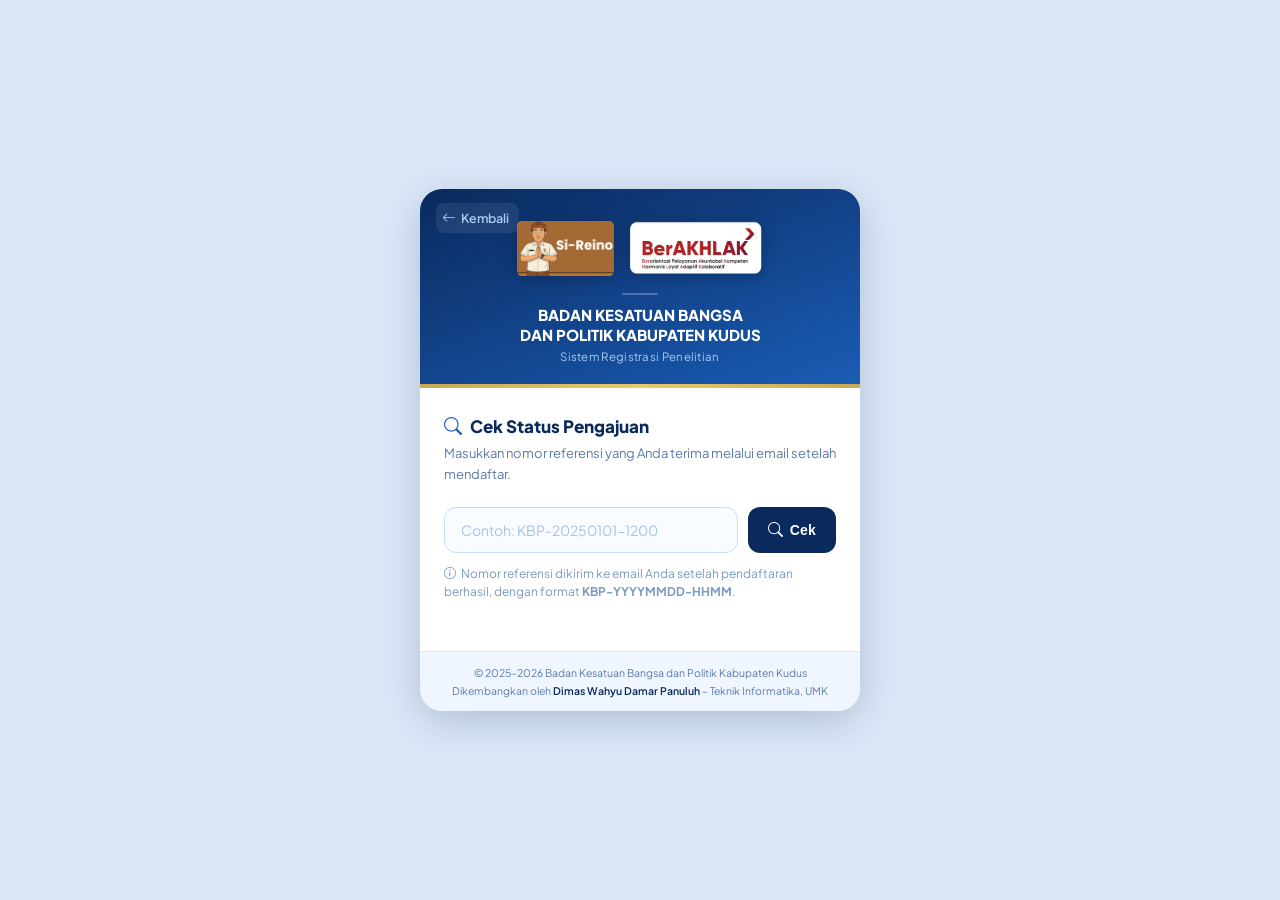
<file: cek-status.html>
<!DOCTYPE html>
<html lang="id">
<head>
  <meta charset="UTF-8">
  <meta name="viewport" content="width=device-width, initial-scale=1.0">
  <meta name="description" content="Lacak status pengajuan penelitian Anda di Kesbangpol Kudus. Masukkan nomor referensi untuk melihat update.">
  <meta name="author" content="Dimas Wahyu Damar Panuluh">
  <meta name="theme-color" content="#0a2a5e">
  <!-- Open Graph -->
  <meta property="og:type" content="website">
  <meta property="og:title" content="Cek Status Pengajuan · Si-Reino">
  <meta property="og:description" content="Lacak status pengajuan penelitian Anda di Kesbangpol Kudus. Masukkan nomor referensi untuk melihat update.">
  <meta property="og:image" content="src/NEW_LOGO.jpg">
  <meta property="og:locale" content="id_ID">
  <!-- Twitter -->
  <meta name="twitter:card" content="summary">
  <meta name="twitter:title" content="Cek Status Pengajuan · Si-Reino">
  <meta name="twitter:description" content="Lacak status pengajuan penelitian Anda di Kesbangpol Kudus. Masukkan nomor referensi untuk melihat update.">
  <title>Cek Status · Si-Reino</title>
  <link rel="icon" type="image/png" href="src/Logo_Kudus_Fix.png">
  <link rel="preconnect" href="https://fonts.googleapis.com">
  <link rel="preconnect" href="https://fonts.gstatic.com" crossorigin>
  <link href="https://fonts.googleapis.com/css2?family=Plus+Jakarta+Sans:wght@400;500;600;700;800&display=swap" rel="stylesheet">
  <link href="https://cdn.jsdelivr.net/npm/bootstrap-icons@1.11.3/font/bootstrap-icons.css" rel="stylesheet">
  <style>
    * { box-sizing: border-box; margin: 0; padding: 0; }

    body {
      font-family: 'Plus Jakarta Sans', system-ui, sans-serif;
      background: #dce8f7;
      min-height: 100vh;
      display: flex;
      flex-direction: column;
      align-items: center;
      justify-content: center;
      padding: 24px 16px;
    }

    .card {
      width: 100%;
      max-width: 440px;
      border-radius: 22px;
      overflow: hidden;
      box-shadow: 0 10px 40px rgba(10, 42, 94, 0.22);
      animation: fadeUp .5s ease both;
    }
    @keyframes fadeUp {
      from { opacity: 0; transform: translateY(24px); }
      to   { opacity: 1; transform: translateY(0); }
    }

    /* HEADER */
    .card-header {
      background: linear-gradient(160deg, #0a2a5e, #1a5cb5);
      padding: 22px 24px 20px;
      text-align: center;
      position: relative;
    }
    .header-top {
      display: flex;
      align-items: center;
      justify-content: center;
      margin-bottom: 14px;
      padding-top: 8px;
    }
    .back-btn {
      position: absolute;
      top: 14px;
      left: 16px;
      display: inline-flex;
      align-items: center;
      gap: 5px;
      color: #a8cbf0;
      font-size: 12.5px;
      font-weight: 600;
      text-decoration: none;
      padding: 6px 10px 6px 6px;
      border-radius: 8px;
      background: rgba(255,255,255,0.08);
      transition: all .15s;
      z-index: 2;
    }
    .back-btn:hover {
      color: #fff;
      background: rgba(255,255,255,0.15);
    }
    .back-btn i { font-size: 14px; }
    .logos-row {
      display: flex;
      align-items: center;
      justify-content: center;
      gap: 14px;
    }
    .logo-box {
      display: flex;
      align-items: center;
      justify-content: center;
      height: 60px;
    }
    .logo-box img {
      height: 55px;
      width: auto;
      object-fit: contain;
      filter: drop-shadow(0 2px 8px rgba(0,0,0,0.25));
    }
    .h-divider {
      width: 36px; height: 2px;
      background: rgba(255,255,255,0.25);
      margin: 12px auto 10px;
    }
    .h-title { font-size: 15px; font-weight: 800; color: #fff; margin-bottom: 4px; line-height: 1.35; }
    .h-sub { font-size: 11.5px; color: #a8cbf0; letter-spacing: 0.3px; }

    .gold-bar { height: 4px; background: linear-gradient(90deg,#c8a951,#e8c96a,#c8a951); }

    /* BODY */
    .card-body { background: #fff; padding: 26px 24px 28px; }

    .section-title {
      font-size: 17px;
      font-weight: 800;
      color: #0a2a5e;
      margin-bottom: 6px;
      display: flex;
      align-items: center;
      gap: 8px;
    }
    .section-title i { color: #1a5cb5; font-size: 18px; }
    .section-sub {
      font-size: 13px;
      color: #5a7aaa;
      margin-bottom: 22px;
      line-height: 1.6;
    }

    .input-group {
      display: flex;
      gap: 10px;
      margin-bottom: 12px;
    }
    .input-ref {
      flex: 1;
      border: 1.5px solid #c5deff;
      border-radius: 12px;
      padding: 13px 16px;
      font-size: 14px;
      color: #0a2a5e;
      outline: none;
      transition: border-color .2s, box-shadow .2s;
      font-family: 'Plus Jakarta Sans', system-ui, sans-serif;
      text-transform: uppercase;
      letter-spacing: 0.5px;
      background: #f8fbff;
    }
    .input-ref::placeholder { text-transform: none; color: #aac2e0; letter-spacing: 0; }
    .input-ref:focus { border-color: #1a5cb5; box-shadow: 0 0 0 3px rgba(26,92,181,0.1); background: #fff; }
    .btn-cek {
      background: #0a2a5e;
      color: #fff;
      border: none;
      border-radius: 12px;
      padding: 13px 20px;
      font-size: 14px;
      font-weight: 700;
      cursor: pointer;
      transition: background .18s, transform .15s;
      display: flex;
      align-items: center;
      gap: 7px;
      white-space: nowrap;
      letter-spacing: 0.2px;
    }
    .btn-cek:hover { background: #1a5cb5; }
    .btn-cek:active { transform: scale(0.97); }
    .btn-cek i { font-size: 15px; }

    .hint {
      font-size: 12px;
      color: #7a9abf;
      margin-bottom: 22px;
      line-height: 1.5;
    }
    .hint i { margin-right: 3px; }

    /* LOADING */
    .loading-wrap {
      text-align: center;
      padding: 24px 0;
      display: none;
    }
    .spinner {
      width: 36px; height: 36px;
      border: 3px solid #d0e4ff;
      border-top-color: #1a5cb5;
      border-radius: 50%;
      animation: spin .7s linear infinite;
      margin: 0 auto 12px;
    }
    @keyframes spin { to { transform: rotate(360deg); } }
    .loading-txt { font-size: 13px; color: #5a7aaa; }

    /* ERROR */
    .error-box {
      background: #fff5f5;
      border: 1.5px solid #fecaca;
      border-radius: 12px;
      padding: 14px 16px;
      margin-top: 4px;
      display: none;
      text-align: center;
    }
    .error-icon { font-size: 28px; margin-bottom: 6px; }
    .error-title { font-size: 14px; font-weight: 700; color: #991b1b; margin-bottom: 4px; }
    .error-msg { font-size: 12.5px; color: #b91c1c; line-height: 1.5; }

    /* RESULT CARD */
    .result-wrap {
      display: none;
      animation: fadeUp .4s ease both;
    }
    .result-card {
      border: 1.5px solid #d0e4ff;
      border-radius: 14px;
      overflow: hidden;
      margin-top: 4px;
    }
    .result-header {
      background: #f0f6ff;
      padding: 12px 16px;
      display: flex;
      align-items: center;
      justify-content: space-between;
      border-bottom: 1px solid #d8eaff;
    }
    .result-ref {
      font-size: 12px;
      font-weight: 700;
      color: #1a5cb5;
      letter-spacing: 0.5px;
    }
    .badge {
      font-size: 11px;
      font-weight: 600;
      padding: 4px 10px;
      border-radius: 20px;
    }
    .badge-pending  { background: #fef3c7; color: #92400e; }
    .badge-diproses { background: #dbeafe; color: #1e40af; }
    .badge-selesai  { background: #d1fae5; color: #065f46; }
    .badge-ditolak  { background: #fee2e2; color: #991b1b; }
    .badge-default  { background: #f1f5f9; color: #475569; }

    .result-body { padding: 14px 16px; }
    .result-row {
      display: flex;
      gap: 8px;
      margin-bottom: 10px;
      font-size: 13px;
    }
    .result-row:last-child { margin-bottom: 0; }
    .result-key {
      color: #5a7aaa;
      width: 120px;
      flex-shrink: 0;
      font-size: 12.5px;
    }
    .result-val {
      color: #0a2a5e;
      font-weight: 600;
      flex: 1;
      line-height: 1.4;
    }

    /* PROGRESS STEPS */
    .steps-wrap {
      display: flex;
      align-items: center;
      justify-content: center;
      margin: 18px 0 6px;
      gap: 0;
    }
    .step {
      display: flex;
      flex-direction: column;
      align-items: center;
      gap: 5px;
      flex: 1;
    }
    .step-circle {
      width: 34px; height: 34px;
      border-radius: 50%;
      display: flex; align-items: center; justify-content: center;
      font-size: 14px; font-weight: 700;
    }
    .step-label { font-size: 10.5px; font-weight: 600; text-align: center; line-height: 1.3; }
    .step-sub   { font-size: 10px; color: #9ab0cc; text-align: center; }
    .step-line  { flex: 1; height: 2px; margin-bottom: 22px; }

    .step-done   .step-circle { background: #1a9e5c; color: #fff; }
    .step-done   .step-label  { color: #1a9e5c; }
    .step-active .step-circle { background: #f59e0b; color: #fff; }
    .step-active .step-label  { color: #d97706; }
    .step-wait   .step-circle { background: #e5e7eb; color: #9ca3af; }
    .step-wait   .step-label  { color: #9ca3af; }
    .line-done   { background: #1a9e5c; }
    .line-wait   { background: #e5e7eb; }

    /* FOOTER */
    .card-footer {
      background: #f0f6ff;
      border-top: 1px solid #d8eaff;
      padding: 12px 20px;
      text-align: center;
    }
    .ft { font-size: 10.5px; color: #5a7aaa; line-height: 1.7; }
    .ft strong { color: #0a2a5e; font-weight: 600; }
  </style>
</head>
<body>

<div class="card">

  <!-- HEADER -->
  <div class="card-header">
    <div class="header-top">
      <div class="logos-row">
        <div class="logo-box"><img src="src/LOGO.png" alt="Logo Kesbangpol"></div>
        <div class="logo-box"><img src="src/logo_berAKHLAK.png" alt="BerAKHLAK"></div>
      </div>
    </div>
    <a href="/" class="back-btn">
      <i class="bi bi-arrow-left"></i> Kembali
    </a>
    <div class="h-divider"></div>
    <div class="h-title">BADAN KESATUAN BANGSA<br>DAN POLITIK KABUPATEN KUDUS</div>
    <div class="h-sub">Sistem Registrasi Penelitian</div>
  </div>

  <div class="gold-bar"></div>

  <!-- BODY -->
  <div class="card-body">
    <div class="section-title"><i class="bi bi-search"></i>Cek Status Pengajuan</div>
    <div class="section-sub">Masukkan nomor referensi yang Anda terima melalui email setelah mendaftar.</div>

    <div style="margin-top:4px">
      <div class="input-group">
        <input type="text" id="inputRef" class="input-ref"
          placeholder="Contoh: KBP-20250101-1200"
          maxlength="20"
          oninput="this.value=this.value.toUpperCase()">
        <button class="btn-cek" onclick="cekStatus()">
          <i class="bi bi-search"></i> Cek
        </button>
      </div>
      <div class="hint">
        <i class="bi bi-info-circle"></i>
        Nomor referensi dikirim ke email Anda setelah pendaftaran berhasil, dengan format <strong>KBP-YYYYMMDD-HHMM</strong>.
      </div>
    </div>

    <!-- LOADING -->
    <div class="loading-wrap" id="loadingWrap">
      <div class="spinner"></div>
      <div class="loading-txt">Sedang mencari data pengajuan Anda...</div>
    </div>

    <!-- ERROR -->
    <div class="error-box" id="errorBox">
      <div class="error-icon">🔍</div>
      <div class="error-title">Data Tidak Ditemukan</div>
      <div class="error-msg" id="errorMsg">Nomor referensi tidak ditemukan. Pastikan nomor yang Anda masukkan sudah benar.</div>
    </div>

    <!-- RESULT -->
    <div class="result-wrap" id="resultWrap">
      <div class="result-card">
        <div class="result-header">
          <div style="display:flex;align-items:center;gap:8px;">
            <div class="result-ref" id="resultRef">KBP-20250101-1200</div>
            <button onclick="copyRef()" title="Salin nomor referensi" style="background:none;border:none;cursor:pointer;color:#1a5cb5;font-size:15px;padding:2px 5px;border-radius:6px;transition:background .15s;" onmouseover="this.style.background='#e4efff'" onmouseout="this.style.background='none'">
              <i class="bi bi-clipboard" id="copyIcon"></i>
            </button>
          </div>
          <span class="badge" id="resultBadge">Pending</span>
        </div>

        <!-- PROGRESS STEPS -->
        <div style="padding: 4px 16px 0">
          <div class="steps-wrap" id="stepsWrap">
            <!-- diisi JS -->
          </div>
        </div>

        <div class="result-body">
          <div class="result-row">
            <div class="result-key">Nama Pemohon</div>
            <div class="result-val" id="rNama">—</div>
          </div>
          <div class="result-row">
            <div class="result-key">Asal Lembaga</div>
            <div class="result-val" id="rLembaga">—</div>
          </div>
          <div class="result-row">
            <div class="result-key">Judul Penelitian</div>
            <div class="result-val" id="rProposal">—</div>
          </div>
          <div class="result-row">
            <div class="result-key">Lokasi / OPD</div>
            <div class="result-val" id="rLokasi">—</div>
          </div>
          <div class="result-row">
            <div class="result-key">Periode</div>
            <div class="result-val" id="rPeriode">—</div>
          </div>
          <div class="result-row">
            <div class="result-key">Tanggal Daftar</div>
            <div class="result-val" id="rTanggal">—</div>
          </div>
        </div>
      </div>
    </div>
  </div>

  <!-- FOOTER -->
  <div class="card-footer">
    <div class="ft">
      © 2025–2026 Badan Kesatuan Bangsa dan Politik Kabupaten Kudus<br>
      Dikembangkan oleh <strong>Dimas Wahyu Damar Panuluh</strong> – Teknik Informatika, UMK
    </div>
  </div>

</div>

<script src="assets/config.js"></script>
<script>
const API_URL = window.SIREINO_CONFIG.API_URL;

function formatTanggal(str) {
  if (!str) return "—";
  const bulan = ["Jan","Feb","Mar","Apr","Mei","Jun","Jul","Ags","Sep","Okt","Nov","Des"];

  // Coba deteksi format DD/MM/YYYY (dari Google Sheets)
  const dmyMatch = str.match(/^(\d{1,2})\/(\d{1,2})\/(\d{4})/);
  if (dmyMatch) {
    const day   = parseInt(dmyMatch[1]);
    const month = parseInt(dmyMatch[2]) - 1;
    const year  = parseInt(dmyMatch[3]);
    return `${day} ${bulan[month]} ${year}`;
  }

  // Fallback: format YYYY-MM-DD atau lainnya
  const d = new Date(str);
  if (isNaN(d)) return str;
  return `${d.getDate()} ${bulan[d.getMonth()]} ${d.getFullYear()}`;
}

function renderSteps(status) {
  const s = (status || "").toLowerCase();
  let s1 = "step-done", s2 = "step-wait", s3 = "step-wait";
  let l1 = "line-wait", l2 = "line-wait";
  let lbl2 = "Verifikasi", sub2 = "Menunggu";
  let lbl3 = "Surat Siap", sub3 = "Menunggu";

  if (s === "diproses") {
    s2 = "step-active"; l1 = "line-done";
    sub2 = "Sedang diproses";
  } else if (s === "selesai") {
    s2 = "step-done"; s3 = "step-done";
    l1 = "line-done"; l2 = "line-done";
    sub2 = "Selesai"; sub3 = "Cek Email Anda";
  } else if (s === "ditolak") {
    s2 = "step-active"; l1 = "line-done";
    lbl2 = "Ditolak"; sub2 = "Tidak diproses";
    s2 = "step-wait";
  }

  return `
    <div class="step step-done">
      <div class="step-circle">✓</div>
      <div class="step-label">Pendaftaran</div>
      <div class="step-sub">Selesai</div>
    </div>
    <div class="step-line ${l1}"></div>
    <div class="step ${s2}">
      <div class="step-circle">${s2==='step-done'?'✓':'⏳'}</div>
      <div class="step-label">${lbl2}</div>
      <div class="step-sub">${sub2}</div>
    </div>
    <div class="step-line ${l2}"></div>
    <div class="step ${s3}">
      <div class="step-circle">📄</div>
      <div class="step-label">${lbl3}</div>
      <div class="step-sub">${sub3}</div>
    </div>
  `;
}

function getBadgeClass(status) {
  const s = (status || "").toLowerCase();
  if (s === "pending")  return "badge-pending";
  if (s === "diproses") return "badge-diproses";
  if (s === "selesai")  return "badge-selesai";
  if (s === "ditolak")  return "badge-ditolak";
  return "badge-default";
}

async function cekStatus() {
  const refInput = document.getElementById("inputRef").value.trim().toUpperCase();

  if (!refInput) {
    document.getElementById("errorMsg").textContent = "Silakan masukkan nomor referensi terlebih dahulu.";
    showState("error");
    return;
  }

  showState("loading");

  try {
    const res  = await fetch(`${API_URL}?action=checkStatus&ref=${encodeURIComponent(refInput)}`);
    const json = await res.json();

    if (!json.found || !json.row) {
      document.getElementById("errorMsg").textContent = "Nomor referensi tidak ditemukan. Pastikan nomor yang Anda masukkan sudah benar.";
      showState("error");
      return;
    }

    const found = json.row;
    // Isi data hasil
    const status = found.status || "Pending";
    document.getElementById("resultRef").textContent   = refInput;
    document.getElementById("resultBadge").textContent = status;
    document.getElementById("resultBadge").className   = "badge " + getBadgeClass(status);
    document.getElementById("stepsWrap").innerHTML     = renderSteps(status);
    document.getElementById("rNama").textContent       = found.nama      || "—";
    document.getElementById("rLembaga").textContent    = found.nama_lembaga || "—";
    document.getElementById("rProposal").textContent   = found.proposal  || "—";
    document.getElementById("rLokasi").textContent     = found.lokasi    || "—";

    const mulai   = formatTanggal(found.tanggal_mulai);
    const selesai = formatTanggal(found.tanggal_selesai);
    document.getElementById("rPeriode").textContent  = (mulai && selesai) ? `${mulai} s/d ${selesai}` : "—";
    document.getElementById("rTanggal").textContent  = found.timestamp ? formatTanggal(found.timestamp) : "—";

    showState("result");

  } catch (err) {
    document.getElementById("errorMsg").textContent = "Gagal menghubungi server. Periksa koneksi internet Anda dan coba lagi.";
    showState("error");
  }
}

function showState(state) {
  document.getElementById("loadingWrap").style.display = state === "loading" ? "block" : "none";
  document.getElementById("errorBox").style.display    = state === "error"   ? "block" : "none";
  document.getElementById("resultWrap").style.display  = state === "result"  ? "block" : "none";
}

// Enter key
document.addEventListener("DOMContentLoaded", () => {
  document.getElementById("inputRef").addEventListener("keydown", e => {
    if (e.key === "Enter") cekStatus();
  });
});

function copyRef() {
  const ref = document.getElementById("resultRef").textContent;
  navigator.clipboard.writeText(ref).then(() => {
    const icon = document.getElementById("copyIcon");
    icon.className = "bi bi-check-lg";
    icon.style.color = "#198754";
    setTimeout(() => { icon.className = "bi bi-clipboard"; icon.style.color = ""; }, 1500);
    showToast("Nomor referensi disalin!");
  }).catch(() => {});
}

function showToast(msg) {
  let toast = document.getElementById("cekToast");
  if (!toast) {
    toast = document.createElement("div");
    toast.id = "cekToast";
    Object.assign(toast.style, {
      position:"fixed", bottom:"20px", right:"20px",
      background:"#0a2a5e", color:"#fff",
      padding:"10px 18px", borderRadius:"12px",
      fontSize:"13px", fontWeight:"600",
      boxShadow:"0 8px 24px rgba(10,42,94,0.25)",
      zIndex:"9999", opacity:"0", transform:"translateY(10px)",
      transition:"opacity .3s, transform .3s",
      display:"flex", alignItems:"center", gap:"8px"
    });
    document.body.appendChild(toast);
  }
  toast.innerHTML = '<i class="bi bi-check-circle-fill" style="color:#4ADE80;"></i>' + msg;
  toast.style.opacity = "1";
  toast.style.transform = "translateY(0)";
  clearTimeout(showToast._t);
  showToast._t = setTimeout(() => {
    toast.style.opacity = "0";
    toast.style.transform = "translateY(10px)";
  }, 2400);
}
</script>

</body>
</html>
</file>
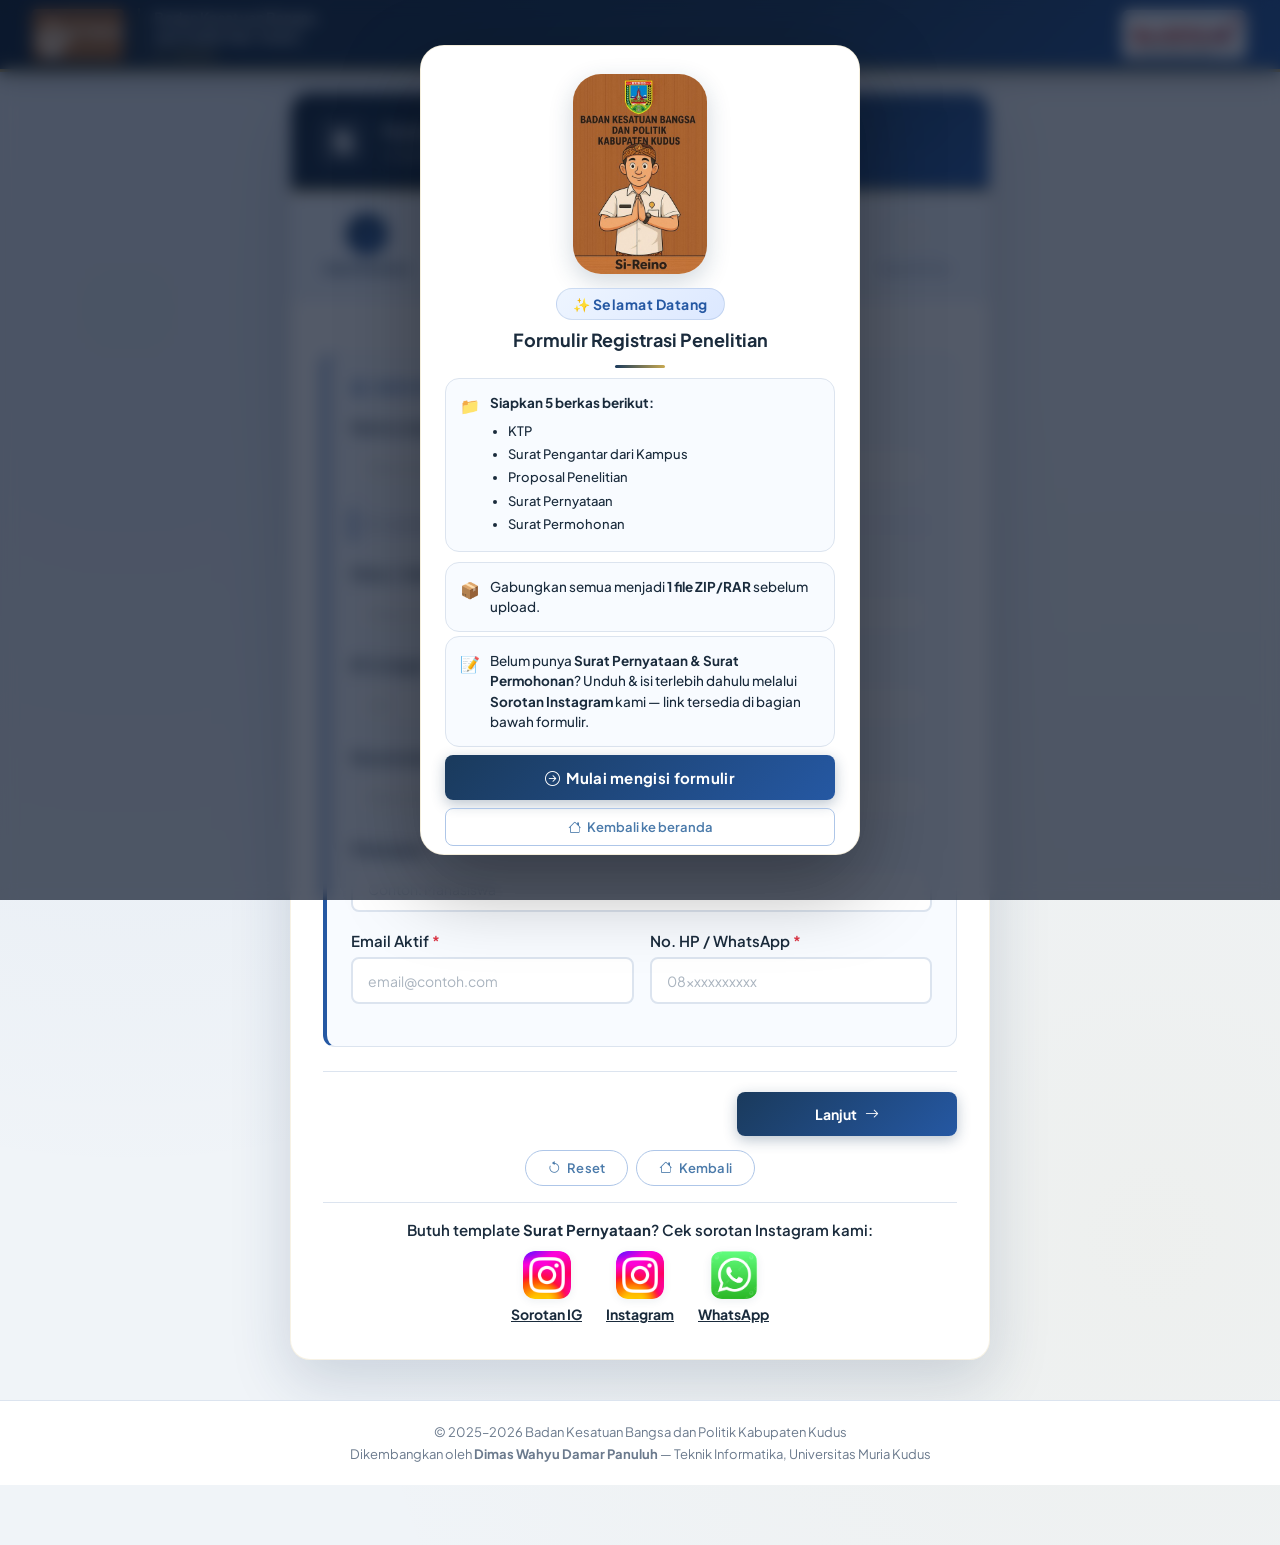
<file: form.html>
<!DOCTYPE html>
<html lang="id">
<head>
    <meta charset="UTF-8">
    <title>Formulir Registrasi · Si-Reino</title>
    <link rel="stylesheet" href="assets/style.css">
    <link rel="website icon" type="png" href="src/Logo_Kudus_Fix.png">
    <link href="https://cdn.jsdelivr.net/npm/bootstrap-icons@1.11.3/font/bootstrap-icons.css" rel="stylesheet">
    <meta name="viewport" content="width=device-width, initial-scale=1.0">
  <meta name="description" content="Formulir pendaftaran izin penelitian online. Lengkapi 4 langkah untuk mengajukan izin penelitian di Kabupaten Kudus.">
  <meta name="author" content="Dimas Wahyu Damar Panuluh">
  <meta name="theme-color" content="#0a2a5e">
  <!-- Open Graph -->
  <meta property="og:type" content="website">
  <meta property="og:title" content="Formulir Registrasi Penelitian · Si-Reino">
  <meta property="og:description" content="Formulir pendaftaran izin penelitian online. Lengkapi 4 langkah untuk mengajukan izin penelitian di Kabupaten Kudus.">
  <meta property="og:image" content="src/NEW_LOGO.jpg">
  <meta property="og:locale" content="id_ID">
  <!-- Twitter -->
  <meta name="twitter:card" content="summary">
  <meta name="twitter:title" content="Formulir Registrasi Penelitian · Si-Reino">
  <meta name="twitter:description" content="Formulir pendaftaran izin penelitian online. Lengkapi 4 langkah untuk mengajukan izin penelitian di Kabupaten Kudus.">
</head>
<body>

<!-- ===== HEADER (V7) ===== -->
<header class="header">
  <div class="header-left">
    <img src="src/LOGO.png" alt="Logo Kesbangpol" class="logo-left">
    <div class="header-title">
      <p class="instansi-text">
        Badan Kesatuan Bangsa<br>dan Politik Kab. Kudus
      </p>
      <p style="color:#c8a951;font-size:11px;font-weight:700;letter-spacing:1.5px;margin:2px 0 0;text-transform:uppercase;">SI-REINO</p>
    </div>
  </div>
  <img src="src/logo_berAKHLAK.png" alt="Logo BerAKHLAK" class="logo-right">
</header>

<!-- ===== MAIN CONTAINER ===== -->
<div class="container">

  <!-- Hero title (V8 style dari SS) -->
  <div class="form-hero">
    <div class="form-hero-icon"><i class="bi bi-file-earmark-text-fill"></i></div>
    <div class="form-hero-text">
      <div class="form-hero-title">Formulir Registrasi Penelitian</div>
      <div class="form-hero-sub">Lengkapi 4 langkah berikut untuk mengajukan izin penelitian.</div>
    </div>
  </div>

  <!-- Stepper (V8 style, warna terintegrasi) -->
  <div class="stepper" role="tablist">
    <div class="stepper-item active" data-step="1" role="tab" tabindex="0">
      <div class="stepper-circle">
        <span class="step-num">1</span>
        <i class="bi bi-check-lg step-check"></i>
      </div>
      <div class="stepper-label">Data Pemohon</div>
    </div>
    <div class="stepper-bar"></div>
    <div class="stepper-item" data-step="2" role="tab" tabindex="0">
      <div class="stepper-circle">
        <span class="step-num">2</span>
        <i class="bi bi-check-lg step-check"></i>
      </div>
      <div class="stepper-label">Data Surat</div>
    </div>
    <div class="stepper-bar"></div>
    <div class="stepper-item" data-step="3" role="tab" tabindex="0">
      <div class="stepper-circle">
        <span class="step-num">3</span>
        <i class="bi bi-check-lg step-check"></i>
      </div>
      <div class="stepper-label">Data Penelitian</div>
    </div>
    <div class="stepper-bar"></div>
    <div class="stepper-item" data-step="4" role="tab" tabindex="0">
      <div class="stepper-circle">
        <span class="step-num">4</span>
        <i class="bi bi-check-lg step-check"></i>
      </div>
      <div class="stepper-label">Tinjau &amp; Kirim</div>
    </div>
  </div>

  <div class="content">

    <!-- Global alert -->
    <div id="globalError" class="alert alert-warning" style="border-radius:8px; border-left:4px solid #f39c12; background:#fff9e6; color:#8a6700; font-size:14px; font-weight:500; padding:12px 16px;">
      <i class="bi bi-exclamation-triangle-fill" style="margin-right:8px;"></i>
      Masih ada data yang perlu dilengkapi, silakan cek kolom yang ditandai merah.
    </div>

    <div id="draftIndicator" class="draft-indicator">
      <i class="bi bi-cloud-check-fill"></i> Draft tersimpan
    </div>

    <form id="uploadForm" method="POST">
      <input type="hidden" name="fileContent" id="fileContent">
      <input type="hidden" name="filename" id="filename">

      <!-- ===== STEP 2: DATA SURAT ===== -->
      <div class="step-pane" data-pane="2">
        <div class="section-group">
          <div class="section-group-title">
            <i class="bi bi-envelope-paper"></i> Data Surat Pengantar
          </div>

          <div class="input-box field">
            <label for="atasnama" class="form-label">Jabatan Penanggung Jawab <span style="color:var(--danger)">*</span></label>
            <input type="text" id="atasnama" name="atasnama"
              class="form-control capitalize" data-required="true"
              placeholder="Contoh: Wakil Dekan 1">
            <small class="error-text">Wajib diisi</small>
          </div>

          <div class="input-box field">
            <label for="fakultas" class="form-label">Fakultas <span style="color:var(--danger)">*</span></label>
            <input type="text" id="fakultas" name="fakultas"
              class="form-control capitalize" data-required="true"
              placeholder="Contoh: Fakultas Teknik">
            <small class="error-text">Wajib diisi</small>
          </div>

          <div class="input-box field">
            <label for="nama_lembaga" class="form-label">Nama Kampus / Lembaga <span style="color:var(--danger)">*</span></label>
            <input type="text" id="nama_lembaga" name="nama_lembaga"
              class="form-control capitalize" data-required="true"
              placeholder="Nama Lengkap Kampus/Lembaga">
            <small class="error-text">Wajib diisi</small>
          </div>

          <div class="input-row">
            <div class="input-box field half-width">
              <label for="nomor_surat" class="form-label">Nomor Surat <span style="color:var(--danger)">*</span></label>
              <input type="text" id="nomor_surat" name="nomor_surat"
                class="form-control" data-required="true"
                placeholder="Contoh: 123/UN.4/2025">
              <small class="error-text">Wajib diisi</small>
            </div>
            <div class="input-box field half-width">
              <label for="tgl_surat" class="form-label">Tanggal Surat <span style="color:var(--danger)">*</span></label>
              <div class="input-group">
                <input type="date" id="tgl_surat" name="tgl_surat"
                  class="form-control" data-required="true">
                <span class="input-group-text"><i class="bi bi-calendar-event"></i></span>
              </div>
              <small class="error-text">Wajib diisi</small>
            </div>
          </div>

          <div class="input-box field">
            <label for="perihal" class="form-label">Perihal Surat <span style="color:var(--danger)">*</span></label>
            <div class="dropdown-icon">
              <select id="perihal" name="perihal" class="form-control" data-required="true">
                <option value="" disabled selected>Pilih perihal surat</option>
                <option value="Permohonan Izin Penelitian">Permohonan Izin Penelitian</option>
                <option value="Permohonan Izin Penyebaran Kuesioner">Permohonan Izin Penyebaran Kuesioner</option>
                <option value="Permohonan Izin Penelitian dan Penyebaran Kuesioner">Permohonan Izin Penelitian &amp; Penyebaran Kuesioner</option>
              </select>
              <span class="dropdown-arrow"><i class="bi bi-chevron-down"></i></span>
            </div>
            <small class="error-text">Wajib dipilih</small>
          </div>
        </div>
      </div>

      <!-- ===== STEP 1: DATA PEMOHON ===== -->
      <div class="step-pane active" data-pane="1">
        <div class="section-group">
          <div class="section-group-title">
            <i class="bi bi-person-badge"></i> Data Pemohon
          </div>

          <div class="input-box field">
            <label for="nama" class="form-label">Nama Lengkap Sesuai KTP <span style="color:var(--danger)">*</span></label>
            <input type="text" id="nama" name="nama"
              class="form-control capitalize" data-required="true"
              placeholder="Nama lengkap pemohon">
            <small class="error-text">Wajib diisi</small>
          </div>

          <div class="section-hint">
            <i class="bi bi-info-circle" style="margin-right:6px;"></i>
            Isi alamat sesuai format yang diminta di setiap kolom.
          </div>

          <div class="input-box field">
            <label for="alamat" class="form-label">Desa / Jalan / Kelurahan <span style="color:var(--danger)">*</span></label>
            <input type="text" id="alamat" name="alamat"
              class="form-control capitalize" data-required="true"
              placeholder="Hanya nama desa/jalan/kelurahan">
            <small class="error-text">Wajib diisi</small>
          </div>

          <div class="input-row">
            <div class="input-box field half-width">
              <label for="rukun_tetangga_rt" class="form-label">RT (3 digit) <span style="color:var(--danger)">*</span></label>
              <input type="text" id="rukun_tetangga_rt" name="rukun_tetangga_rt"
                class="form-control" data-required="true"
                placeholder="001" maxlength="3" inputmode="numeric"
                oninput="onlyThreeDigits(this)">
              <small class="error-text">Harus 3 digit (contoh: 001)</small>
            </div>
            <div class="input-box field half-width">
              <label for="rukun_warga_rw" class="form-label">RW (3 digit) <span style="color:var(--danger)">*</span></label>
              <input type="text" id="rukun_warga_rw" name="rukun_warga_rw"
                class="form-control" data-required="true"
                placeholder="001" maxlength="3" inputmode="numeric"
                oninput="onlyThreeDigits(this)">
              <small class="error-text">Harus 3 digit (contoh: 001)</small>
            </div>
          </div>

          <div class="input-row">
            <div class="input-box field half-width">
              <label for="kecamatan" class="form-label">Kecamatan <span style="color:var(--danger)">*</span></label>
              <input type="text" id="kecamatan" name="kecamatan"
                class="form-control capitalize" data-required="true"
                placeholder="Nama kecamatan">
              <small class="error-text">Wajib diisi</small>
            </div>
            <div class="input-box field half-width">
              <label for="kabupaten" class="form-label">Kabupaten <span style="color:var(--danger)">*</span></label>
              <input type="text" id="kabupaten" name="kabupaten"
                class="form-control capitalize" data-required="true"
                placeholder="Nama kabupaten">
              <small class="error-text">Wajib diisi</small>
            </div>
          </div>

          <div class="input-box field">
            <label for="pekerjaan" class="form-label">Pekerjaan <span style="color:var(--danger)">*</span></label>
            <input type="text" id="pekerjaan" name="pekerjaan"
              class="form-control capitalize" data-required="true"
              placeholder="Contoh: Mahasiswa">
            <small class="error-text">Wajib diisi</small>
          </div>

          <div class="input-row">
            <div class="input-box field half-width">
              <label for="email" class="form-label">Email Aktif <span style="color:var(--danger)">*</span></label>
              <input type="email" id="email" name="email"
                class="form-control" data-required="true"
                placeholder="email@contoh.com" autocomplete="email">
              <small class="error-text">Email tidak valid</small>
            </div>
            <div class="input-box field half-width">
              <label for="nomor_hp" class="form-label">No. HP / WhatsApp <span style="color:var(--danger)">*</span></label>
              <input type="tel" id="nomor_hp" name="nomor_hp"
                class="form-control" data-required="true"
                placeholder="08xxxxxxxxxx" autocomplete="tel">
              <small class="error-text">Nomor HP harus 10–13 digit</small>
            </div>
          </div>
        </div>
      </div>

      <!-- ===== STEP 3: DATA PENELITIAN ===== -->
      <div class="step-pane" data-pane="3">
        <div class="section-group">
          <div class="section-group-title">
            <i class="bi bi-journal-text"></i> Data Penelitian
          </div>

          <div class="input-box field">
            <label for="proposal" class="form-label">Judul / Nama Proposal <span style="color:var(--danger)">*</span></label>
            <input type="text" id="proposal" name="proposal"
              class="form-control capitalize" data-required="true"
              placeholder="Judul lengkap proposal penelitian">
            <small class="error-text">Wajib diisi</small>
          </div>

          <div class="input-box field" id="opd-wrapper">
            <label class="form-label">Nama OPD / Bidang Penelitian <span style="color:var(--danger)">*</span></label>
            <div id="opd-list"></div>
            <button type="button" class="btn-tambah-anggota" onclick="tambahOPD()">
              <i class="bi bi-plus-circle"></i> Tambah OPD
            </button>
            <input type="hidden" id="lokasi" name="lokasi">
            <small class="error-text" id="opd-error-text">Wajib diisi minimal 1 OPD</small>
          </div>

          <div class="input-row">
            <div class="input-box field half-width">
              <label for="bidang" class="form-label">Prodi / Jurusan Pemohon <span style="color:var(--danger)">*</span></label>
              <input type="text" id="bidang" name="bidang"
                class="form-control capitalize" data-required="true"
                placeholder="Program studi/jurusan pemohon utama">
              <small style="display:block;font-size:11px;color:#6c8194;margin-top:4px;">
                <i class="bi bi-info-circle" style="margin-right:3px;"></i>
                Diisi dengan prodi/jurusan dari peneliti utama (bukan anggota).
              </small>
              <small class="error-text">Wajib diisi</small>
            </div>
            <div class="input-box field half-width">
              <label for="opsi_anggota" class="form-label">Anggota Peneliti <span style="color:var(--danger)">*</span></label>
              <div class="dropdown-icon">
                <select id="opsi_anggota" class="form-control" data-required="true" onchange="toggleAnggota()">
                  <option value="" selected disabled>Pilih opsi</option>
                  <option value="-">Tidak Ada</option>
                  <option value="ada">Ada</option>
                </select>
                <span class="dropdown-arrow"><i class="bi bi-chevron-down"></i></span>
              </div>
              <small class="error-text">Wajib dipilih</small>
            </div>
          </div>

          <div class="input-box field" id="anggota-wrapper" style="display:none">
            <label class="form-label">Daftar Nama Anggota <span style="color:var(--danger)">*</span></label>
            <div id="anggota-list"></div>
            <button type="button" class="btn-tambah-anggota" onclick="tambahAnggota()">
              <i class="bi bi-plus-circle"></i> Tambah Anggota
            </button>
            <input type="hidden" id="anggota_peneliti" name="anggota_peneliti">
            <small class="error-text" id="anggota-error-text">Wajib diisi minimal 1 anggota</small>
          </div>

          <div class="input-row">
            <div class="input-box field half-width">
              <label for="tanggal_mulai" class="form-label">Tanggal Mulai <span style="color:var(--danger)">*</span></label>
              <div class="input-group">
                <input type="date" id="tanggal_mulai" name="tanggal_mulai"
                  class="form-control" data-required="true">
                <span class="input-group-text"><i class="bi bi-calendar-check"></i></span>
              </div>
              <small class="error-text">Wajib diisi</small>
            </div>
            <div class="input-box field half-width">
              <label for="tanggal_selesai" class="form-label">Tanggal Selesai <span style="color:var(--danger)">*</span></label>
              <div class="input-group">
                <input type="date" id="tanggal_selesai" name="tanggal_selesai"
                  class="form-control" data-required="true">
                <span class="input-group-text"><i class="bi bi-calendar-x"></i></span>
              </div>
              <small class="error-text">Wajib diisi</small>
            </div>
          </div>
          <div class="section-hint">
            <i class="bi bi-clock-history" style="margin-right:6px;"></i>
            Durasi penelitian maksimal 6 bulan dari tanggal mulai.
          </div>

          <div class="input-box field">
            <label for="penanggung_jawab" class="form-label">Nama &amp; Gelar Penanggung Jawab Surat <span style="color:var(--danger)">*</span></label>
            <input type="text" id="penanggung_jawab" name="penanggung_jawab"
              class="form-control capitalize" data-required="true"
              placeholder="Nama lengkap yang bertanda tangan di surat">
            <small class="error-text">Wajib diisi</small>
          </div>
        </div>
      </div>

      <!-- ===== STEP 4: REVIEW + UPLOAD ===== -->
      <div class="step-pane" data-pane="4">
        <div class="section-group">
          <div class="section-group-title">
            <i class="bi bi-clipboard-check"></i> Tinjauan Data
          </div>
          <p style="font-size:13px;color:var(--text-muted);margin-bottom:16px;">
            Periksa data di bawah ini. Klik <strong>Edit</strong> untuk mengubah.
          </p>
          <div class="review-grid" id="reviewGrid"></div>
        </div>

        <div class="section-group">
          <div class="section-group-title">
            <i class="bi bi-cloud-arrow-up"></i> Upload Berkas Pendukung
          </div>

          <div class="checklist">
            <div class="checklist-title">
              <i class="bi bi-list-check"></i> Pastikan ZIP/RAR berisi 5 file PDF:
            </div>
            <ul class="checklist-items">
              <li><i class="bi bi-file-earmark-pdf-fill"></i> KTP.pdf</li>
              <li><i class="bi bi-file-earmark-pdf-fill"></i> Surat Pernyataan.pdf</li>
              <li><i class="bi bi-file-earmark-pdf-fill"></i> Surat Permohonan.pdf</li>
              <li><i class="bi bi-file-earmark-pdf-fill"></i> Surat Pengantar Dari Kampus.pdf</li>
              <li><i class="bi bi-file-earmark-pdf-fill"></i> Proposal Penelitian.pdf</li>
            </ul>
            <a href="https://drive.google.com/file/d/1VrNJRBHT4i6os6cPAMw77hsakKiP4Ui_/view?usp=sharing"
              target="_blank" rel="noopener" class="checklist-link">
              <i class="bi bi-eye"></i> Lihat contoh format file →
            </a>
          </div>

          <div class="input-box field" id="attach-wrapper">
            <label class="form-label">Unggah Arsip (.zip / .rar) <span style="color:var(--danger)">*</span></label>
            <div class="dropzone" id="dropZone">
              <div id="fileUploadDefault" style="display:flex;flex-direction:column;align-items:center;gap:6px;">
                <i class="bi bi-cloud-arrow-up-fill dropzone-icon"></i>
                <div class="dropzone-title">Klik atau seret file ke sini</div>
                <div class="dropzone-sub">Format: ZIP / RAR · Maks. 20 MB</div>
              </div>
              <div class="dropzone-selected" id="fileUploadSelected" style="display:none;">
                <div class="dropzone-file-icon"><i class="bi bi-file-earmark-zip-fill"></i></div>
                <div class="dropzone-file-info">
                  <div class="dropzone-file-name" id="fileSelectedName">—</div>
                  <div class="dropzone-file-meta" id="fileSelectedSize">—</div>
                </div>
                <button type="button" class="dropzone-remove" onclick="clearSelectedFile(event)" title="Hapus file">
                  <i class="bi bi-x-lg"></i>
                </button>
              </div>
              <input id="attach" name="attach" type="file" accept=".zip,.rar" data-required="true">
            </div>
            <small class="error-text">Wajib unggah file</small>
          </div>
        </div>
      </div>

      <!-- ===== STEP NAVIGATION ===== -->
      <div class="step-nav">
        <button type="button" class="btn-nav btn-nav-prev" id="btnPrev" onclick="prevStep()" style="display:none;">
          <i class="bi bi-arrow-left"></i> Sebelumnya
        </button>
        <button type="button" class="btn-nav btn-nav-next" id="btnNext" onclick="nextStep()">
          Lanjut <i class="bi bi-arrow-right"></i>
        </button>
        <button type="button" class="btn-nav btn-nav-submit" id="btnSubmit" onclick="showFileNotification()" style="display:none;">
          <i class="bi bi-send-fill"></i> Kirim Pengajuan
        </button>
      </div>

      <div class="secondary-actions">
        <button type="button" class="btn-back-menu" onclick="konfirmasiReset()">
          <i class="bi bi-arrow-counterclockwise"></i> Reset
        </button>
        <button type="button" class="btn-back-menu" onclick="konfirmasiKembali()">
          <i class="bi bi-house"></i> Kembali
        </button>
      </div>

    </form>

    <!-- Contact (V7) -->
    <div class="contact-us">
      <p>Butuh template <strong>Surat Pernyataan</strong>? Cek sorotan Instagram kami:</p>
      <div class="social-links">
        <a href="https://www.instagram.com/s/aGlnaGxpZ2h0OjE4NDA5NjE2NDEzMDc0MzYy?story_media_id=3429253493271934387_44729739981&igsh=MWdzZTZ2OXhkYzF0cQ==" target="_blank" rel="noopener" class="social-link">
          <img src="src/instagram_logo.png" alt="" class="social-icon"> Sorotan IG
        </a>
        <a href="https://www.instagram.com/kesbangpol.kudus?igsh=MTZybzUxNmgzYm9vNg==" target="_blank" rel="noopener" class="social-link">
          <img src="src/instagram_logo.png" alt="" class="social-icon"> Instagram
        </a>
        <a href="https://wa.me/6285283835544" target="_blank" rel="noopener" class="social-link">
          <img src="src/whatsapp_logo.png" alt="" class="social-icon"> WhatsApp
        </a>
      </div>
    </div>

  </div>
</div>

<footer>
  © 2025–2026 Badan Kesatuan Bangsa dan Politik Kabupaten Kudus<br>
  Dikembangkan oleh <strong>Dimas Wahyu Damar Panuluh</strong> — Teknik Informatika, Universitas Muria Kudus
</footer>

<!-- ===== WELCOME POPUP (V7 style) ===== -->
<div id="popupModal" class="popup-modal" style="display:none;">
  <div class="popup-content">
    <img src="src/NEW_LOGO.jpg" alt="Si-Reino" class="popup-image">
    <div class="popup-welcome-badge">✨ Selamat Datang</div>
    <div class="popup-title">Formulir Registrasi Penelitian</div>
    <div class="popup-divider"></div>

    <div class="popup-tips">
      <div class="popup-tip-item">
        <span class="popup-tip-icon">📁</span>
        <div>
          <strong>Siapkan 5 berkas berikut:</strong>
          <ul class="popup-tip-list">
            <li>KTP</li>
            <li>Surat Pengantar dari Kampus</li>
            <li>Proposal Penelitian</li>
            <li>Surat Pernyataan</li>
            <li>Surat Permohonan</li>
          </ul>
        </div>
      </div>
    </div>

    <div class="popup-tips" style="margin-bottom:4px;">
      <div class="popup-tip-item">
        <span class="popup-tip-icon">📦</span>
        <div>Gabungkan semua menjadi <strong>1 file ZIP/RAR</strong> sebelum upload.</div>
      </div>
    </div>
    <div class="popup-tips" style="margin-bottom:4px;">
      <div class="popup-tip-item">
        <span class="popup-tip-icon">📝</span>
        <div>Belum punya <strong>Surat Pernyataan &amp; Surat Permohonan</strong>? Unduh &amp; isi terlebih dahulu melalui <strong>Sorotan Instagram</strong> kami — link tersedia di bagian bawah formulir.</div>
      </div>
    </div>

    <button class="popup-ok" onclick="closeWelcomePopup()">
      <i class="bi bi-arrow-right-circle"></i> Mulai mengisi formulir
    </button>
    <button class="popup-back" onclick="konfirmasiKembali()">
      <i class="bi bi-house"></i> Kembali ke beranda
    </button>
  </div>
</div>

<!-- ===== CONFIRM FILE MODAL ===== -->
<div id="fileNotification" class="custom-modal-overlay" style="display:none;">
  <div class="custom-modal-box">
    <div class="custom-modal-icon">🛡️</div>
    <div class="custom-modal-title">Konfirmasi Pengiriman</div>
    <p style="font-size:13px;color:var(--text-muted);line-height:1.7;margin-bottom:16px;">
      Pastikan file ZIP/RAR berisi:<br>
      ✅ KTP &nbsp; ✅ Surat Pernyataan &nbsp; ✅ Surat Permohonan<br>
      ✅ Surat Pengantar Kampus &nbsp; ✅ Proposal Penelitian<br><br>
      Semua format <strong>PDF</strong>. Pastikan email &amp; no. HP sudah benar.
    </p>
    <div class="custom-modal-actions">
      <button class="custom-modal-btn-cancel" onclick="hideFileNotification()">
        <i class="bi bi-pencil"></i> Edit Data
      </button>
      <button class="custom-modal-btn-primary" onclick="proceedToUpload()">
        <i class="bi bi-send-fill"></i> Kirim Sekarang
      </button>
    </div>
  </div>
</div>

<!-- ===== LOADING MODAL (V7 style) ===== -->
<div id="loadingModal" class="popup-modal" style="display:none;">
  <div class="popup-content" style="max-width:400px;">
    <div class="loading-ring">
      <div class="loading-ring-inner"></div>
      <span class="loading-icon">📤</span>
    </div>
    <p class="loading-title">Mengirim Data</p>
    <p class="loading-subtitle">Mohon tunggu, jangan tutup halaman ini.</p>
    <div class="loading-progress-bar">
      <div class="loading-progress-fill" id="loadingProgressFill" style="width:5%"></div>
    </div>
    <p class="loading-progress-label" id="loadingProgressLabel">Mempersiapkan data...</p>
    <div class="loading-tips">
      <p class="loading-tips-label">💡 Tahukah kamu?</p>
      <p class="loading-tips-text" id="loadingTipsText">Proses pengiriman biasanya memakan waktu 10–30 detik.</p>
    </div>
  </div>
</div>

<!-- ===== SUCCESS NOTIFICATION (V7 style) ===== -->
<div id="notification" class="notification d-none">
  <div style="font-size:48px;margin-bottom:12px;">🎉</div>
  <h3 style="font-size:18px;font-weight:700;color:var(--primary);margin-bottom:8px;">Pengajuan Terkirim!</h3>
  <p style="font-size:14px;color:var(--text-muted);line-height:1.7;">
    Terima kasih telah mendaftar. Nomor referensi pengajuan dan langkah selanjutnya akan dikirim ke <strong>email</strong> yang Anda daftarkan.
  </p>
  <div class="button-container" style="margin-top:16px;">
    <button class="btn-submit" onclick="location.reload()">
      <i class="bi bi-check2"></i> Selesai
    </button>
  </div>
</div>

<!-- ===== CUSTOM MODALS (V7 style) ===== -->
<div id="customAlert" class="custom-modal-overlay" style="display:none;">
  <div class="custom-modal-box">
    <div class="custom-modal-icon" id="customAlertIconEmoji">⚠️</div>
    <div class="custom-modal-title" id="customAlertTitle">Perhatian</div>
    <div class="custom-modal-msg" id="customAlertMsg"></div>
    <div class="custom-modal-actions">
      <button class="custom-modal-btn-primary" onclick="closeCustomAlert()">OK, Mengerti</button>
    </div>
  </div>
</div>

<div id="customConfirmReset" class="custom-modal-overlay" style="display:none;">
  <div class="custom-modal-box">
    <div class="custom-modal-icon">🗑️</div>
    <div class="custom-modal-title">Reset Formulir?</div>
    <div class="custom-modal-msg">Semua data yang sudah kamu isi akan <strong>dihapus permanen</strong>. Yakin?</div>
    <div class="custom-modal-actions">
      <button class="custom-modal-btn-cancel" onclick="closeCustomConfirmReset()">Batal</button>
      <button class="custom-modal-btn-danger" onclick="doReset()">Ya, Reset</button>
    </div>
  </div>
</div>

<div id="customConfirmKembali" class="custom-modal-overlay" style="display:none;">
  <div class="custom-modal-box">
    <div class="custom-modal-icon">🏠</div>
    <div class="custom-modal-title">Kembali ke Beranda?</div>
    <div class="custom-modal-msg">Data yang sudah kamu isi akan <strong>hilang</strong> jika meninggalkan halaman ini.</div>
    <div class="custom-modal-actions">
      <button class="custom-modal-btn-cancel" onclick="closeCustomConfirmKembali()">Batal</button>
      <button class="custom-modal-btn-primary" onclick="window.location.href='/'">Ya, Kembali</button>
    </div>
  </div>
</div>

<div id="customDraftRestore" class="custom-modal-overlay" style="display:none;">
  <div class="custom-modal-box">
    <div class="custom-modal-icon">☁️</div>
    <div class="custom-modal-title">Lanjutkan Pengisian?</div>
    <div class="custom-modal-msg">Kami menemukan data formulir yang belum selesai kamu kirim. Lanjutkan?</div>
    <div class="custom-modal-actions">
      <button class="custom-modal-btn-cancel" onclick="discardDraft()">Mulai Baru</button>
      <button class="custom-modal-btn-primary" onclick="restoreDraft()">Lanjutkan</button>
    </div>
  </div>
</div>

<!-- Toast -->
<div id="toast" class="toast-notify">
  <i id="toastIcon" class="bi bi-info-circle-fill"></i>
  <span id="toastMsg">Berhasil!</span>
</div>

<!-- hidden compat -->
<div style="display:none;">
  <span id="pvNama"></span><span id="pvJudul"></span>
  <span id="pvTanggal"></span><span id="pvFile"></span>
  <div id="previewBox"></div>
</div>

<script src="assets/config.js" defer></script>
<script src="assets/script.js" defer></script>

</body>
</html>
</file>
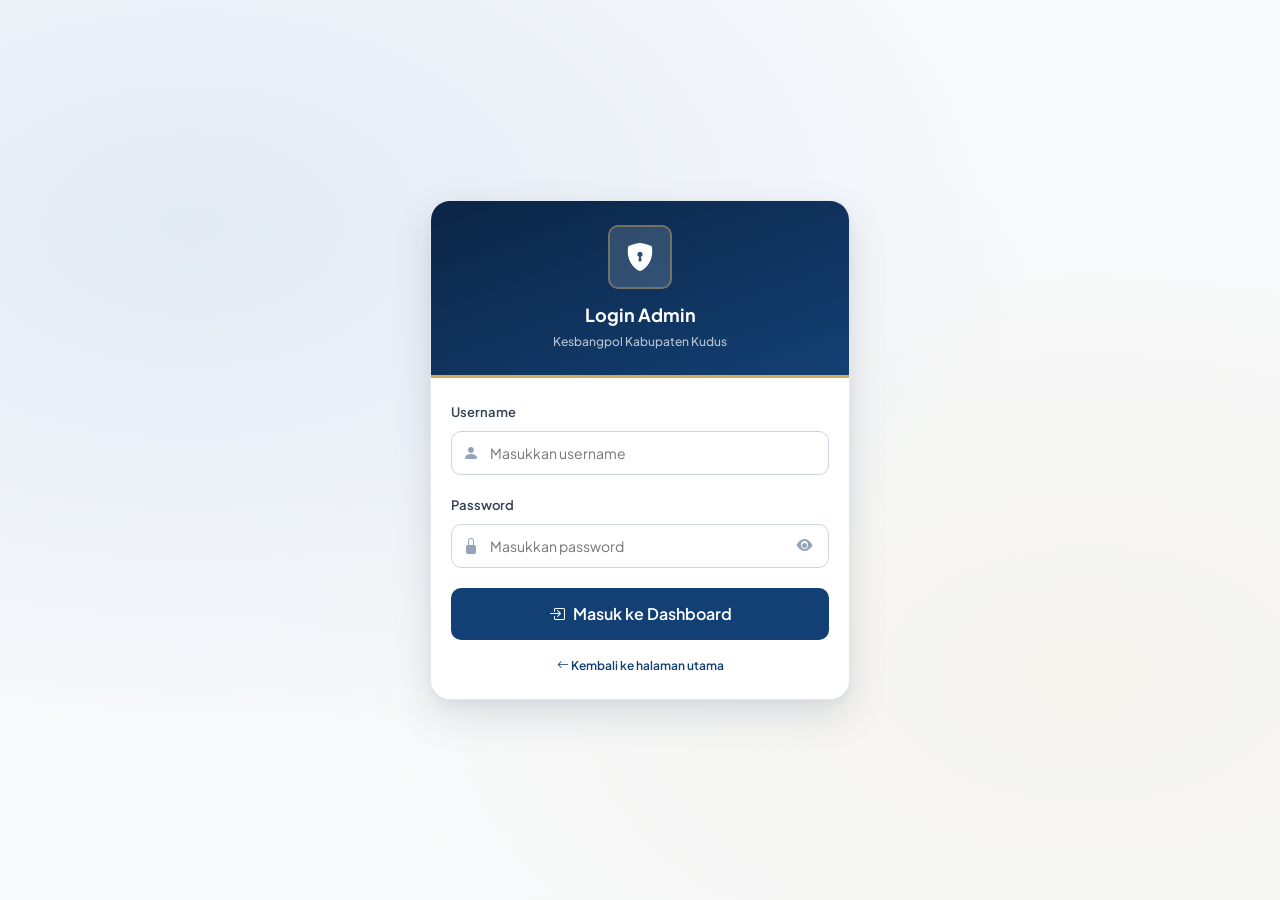
<file: admin/login.html>
<!DOCTYPE html>
<html lang="id">
<head>
  <meta charset="UTF-8">
  <meta name="viewport" content="width=device-width, initial-scale=1.0">
  <meta name="description" content="Panel administrator Si-Reino — Kesbangpol Kudus">
  <meta name="robots" content="noindex, nofollow">
  <meta name="theme-color" content="#0a2a5e">
  <title>Login Admin · Si-Reino</title>
  <link rel="icon" type="image/png" href="../src/admin.png">
  <link rel="preconnect" href="https://fonts.googleapis.com">
  <link rel="preconnect" href="https://fonts.gstatic.com" crossorigin>
  <link href="https://fonts.googleapis.com/css2?family=Plus+Jakarta+Sans:wght@400;500;600;700;800&display=swap" rel="stylesheet">
  <link href="https://cdn.jsdelivr.net/npm/bootstrap-icons@1.11.3/font/bootstrap-icons.css" rel="stylesheet">
  <link rel="stylesheet" href="../assets/tokens.css">
  <style>
    body{min-height:100vh;display:flex;align-items:center;justify-content:center;padding:var(--sp-4);background:radial-gradient(ellipse at 15% 25%,rgba(30,90,174,.1) 0%,transparent 55%),radial-gradient(ellipse at 85% 75%,rgba(212,171,84,.08) 0%,transparent 55%),var(--ink-50)}
    .login-card{background:var(--white);border:1px solid var(--ink-200);border-radius:var(--rad-xl);box-shadow:var(--shadow-lg);width:100%;max-width:420px;overflow:hidden;animation:cardIn .4s var(--ease-out)}
    @keyframes cardIn{from{opacity:0;transform:translateY(16px)}to{opacity:1;transform:translateY(0)}}
    .login-hero{background:linear-gradient(160deg,var(--brand-900),var(--brand-700));padding:var(--sp-6) var(--sp-5);text-align:center;border-bottom:3px solid var(--gold-400)}
    .login-avatar{width:64px;height:64px;border-radius:var(--rad-md);background:rgba(255,255,255,.15);border:2px solid rgba(212,171,84,.4);display:grid;place-items:center;margin:0 auto var(--sp-3);font-size:28px;color:var(--white);animation:glow 3s ease-in-out infinite}
    @keyframes glow{0%,100%{box-shadow:0 0 0 0 rgba(212,171,84,0)}50%{box-shadow:0 0 16px 4px rgba(212,171,84,.25)}}
    .login-title{color:var(--white);font-size:var(--fs-lg);font-weight:700;margin-bottom:2px}
    .login-sub{color:rgba(255,255,255,.7);font-size:var(--fs-xs);font-weight:500}
    .login-body{padding:var(--sp-6) var(--sp-5)}
    .lockout-banner{display:none;background:var(--danger-100);border:1px solid rgba(185,28,28,.2);border-radius:var(--rad-md);padding:var(--sp-3);font-size:var(--fs-sm);color:var(--danger-600);text-align:center;margin-bottom:var(--sp-4);font-weight:500}
    .lockout-banner.show{display:block}
    .back-row{text-align:center;margin-top:var(--sp-4);font-size:var(--fs-xs);color:var(--ink-500)}
    .back-row a{color:var(--brand-700);font-weight:600;text-decoration:none}
    .back-row a:hover{text-decoration:underline}
  </style>
</head>
<body>
<div class="login-card">
  <div class="login-hero">
    <div class="login-avatar"><i class="bi bi-shield-lock-fill"></i></div>
    <div class="login-title">Login Admin</div>
    <div class="login-sub">Kesbangpol Kabupaten Kudus</div>
  </div>
  <div class="login-body">
    <div class="alert alert-danger" id="errorMsg" role="alert" style="display:none;margin-bottom:var(--sp-4)">
      <i class="bi bi-x-circle-fill"></i>
      <div id="errorText">Username atau password salah.</div>
    </div>
    <div class="lockout-banner" id="lockoutBanner">
      <i class="bi bi-shield-exclamation"></i> Terlalu banyak percobaan. Coba lagi dalam <strong id="lockoutTimer">30</strong> detik.
    </div>
    <div class="field">
      <label for="username" class="field-label">Username</label>
      <div class="field-input-icon">
        <i class="bi bi-person-fill"></i>
        <input type="text" id="username" class="field-input" placeholder="Masukkan username" autocomplete="username">
      </div>
    </div>
    <div class="field">
      <label for="password" class="field-label">Password</label>
      <div class="field-input-icon field-input-trail">
        <i class="bi bi-lock-fill"></i>
        <input type="password" id="password" class="field-input" placeholder="Masukkan password" autocomplete="current-password">
        <button type="button" class="trail-btn" id="togglePw"><i class="bi bi-eye-fill" id="pwEyeIcon"></i></button>
      </div>
    </div>
    <button class="btn btn-primary btn-block btn-lg" id="btnLogin" onclick="doLogin()">
      <i class="bi bi-box-arrow-in-right"></i><span>Masuk ke Dashboard</span>
    </button>
    <div class="back-row"><a href="/"><i class="bi bi-arrow-left"></i> Kembali ke halaman utama</a></div>
  </div>
</div>
<script src="../assets/config.js"></script>
<script>
const APPS_SCRIPT_URL = window.SIREINO_CONFIG.API_URL;
let failedAttempts=0;const MAX_ATTEMPTS=3,LOCKOUT_SEC=30;
document.getElementById("togglePw").addEventListener("click",function(){const pw=document.getElementById("password"),ic=document.getElementById("pwEyeIcon");if(pw.type==="password"){pw.type="text";ic.classList.replace("bi-eye-fill","bi-eye-slash-fill")}else{pw.type="password";ic.classList.replace("bi-eye-slash-fill","bi-eye-fill")}});
document.addEventListener("keydown",e=>{if(e.key==="Enter"&&!document.getElementById("btnLogin").disabled)doLogin()});
function showErr(m){document.getElementById("errorText").innerHTML=m;document.getElementById("errorMsg").style.display="flex"}
function hideErr(){document.getElementById("errorMsg").style.display="none"}
function startLockout(){const b=document.getElementById("lockoutBanner"),t=document.getElementById("lockoutTimer"),btn=document.getElementById("btnLogin");b.classList.add("show");btn.disabled=true;let r=LOCKOUT_SEC;t.textContent=r;const iv=setInterval(()=>{r--;if(r<=0){clearInterval(iv);b.classList.remove("show");btn.disabled=false;failedAttempts=0;hideErr();return}t.textContent=r},1000)}
async function doLogin(){const u=document.getElementById("username").value.trim(),p=document.getElementById("password").value,btn=document.getElementById("btnLogin");
if(!u||!p){showErr("Username dan password wajib diisi.");return}
btn.innerHTML='<span class="spinner"></span><span>Memverifikasi...</span>';btn.disabled=true;hideErr();
try{const enc=new TextEncoder(),buf=await crypto.subtle.digest("SHA-256",enc.encode(p)),hash=Array.from(new Uint8Array(buf)).map(b=>b.toString(16).padStart(2,"0")).join("");
const body=new URLSearchParams({action:"login",username:u,password:hash}),res=await fetch(APPS_SCRIPT_URL,{method:"POST",body}),data=await res.json();
if(data.success){sessionStorage.setItem("adminLoggedIn","true");sessionStorage.setItem("adminUser",u);window.location.href="dashboard"}
else{failedAttempts++;const rem=MAX_ATTEMPTS-failedAttempts;
if(rem>0){showErr(`Username atau password salah. Sisa percobaan: ${rem}`);btn.innerHTML='<i class="bi bi-box-arrow-in-right"></i><span>Masuk ke Dashboard</span>';btn.disabled=false}
else{btn.innerHTML='<i class="bi bi-box-arrow-in-right"></i><span>Masuk ke Dashboard</span>';startLockout()}}}
catch(e){showErr("Gagal terhubung ke server.");btn.innerHTML='<i class="bi bi-box-arrow-in-right"></i><span>Masuk ke Dashboard</span>';btn.disabled=false}}
</script>
</body>
</html>
</file>
<file: assets/style.css>
@import url('https://fonts.googleapis.com/css2?family=Plus+Jakarta+Sans:wght@300;400;500;600;700&display=swap');

:root {
  --primary: #1a3a5c;
  --primary-light: #2558a3;
  --primary-dark: #0f2338;
  --accent: #c8a951;
  --accent-light: #e8c96a;
  --danger: #dc3545;
  --success: #198754;
  --bg: #f0f4f8;
  --bg-card: #ffffff;
  --text-main: #1a2b3c;
  --text-muted: #6b7a8d;
  --border: #dce4ef;
  --shadow-sm: 0 2px 8px rgba(26,58,92,0.08);
  --shadow-md: 0 8px 32px rgba(26,58,92,0.13);
  --shadow-lg: 0 20px 60px rgba(26,58,92,0.18);
  --radius: 12px;
  --radius-sm: 8px;
  --transition: all 0.25s cubic-bezier(0.4,0,0.2,1);
}

* {
  margin: 0;
  padding: 0;
  box-sizing: border-box;
}

body {
  font-family: 'Plus Jakarta Sans', sans-serif;
  background: var(--bg);
  color: var(--text-main);
  min-height: 100vh;
  display: flex;
  flex-direction: column;
  align-items: center;
  padding: 0 0 60px 0;
  background-image:
    radial-gradient(ellipse at 10% 20%, rgba(37,88,163,0.07) 0%, transparent 50%),
    radial-gradient(ellipse at 90% 80%, rgba(200,169,81,0.06) 0%, transparent 50%);
}

/* ====== HEADER ====== */
.header {
  display: flex;
  justify-content: space-between;
  align-items: center;
  padding: 0 32px;
  background: linear-gradient(135deg, var(--primary-dark) 0%, var(--primary) 60%, var(--primary-light) 100%);
  position: fixed;
  top: 0;
  left: 0;
  width: 100%;
  z-index: 1000;
  height: 72px;
  box-shadow: 0 4px 20px rgba(15,35,56,0.35);
  border-bottom: 3px solid var(--accent);
}

.header::after {
  content: '';
  position: absolute;
  bottom: 0;
  left: 0;
  right: 0;
  height: 1px;
  background: linear-gradient(90deg, transparent, rgba(200,169,81,0.5), transparent);
}

.header-left {
  display: flex;
  align-items: center;
  gap: 14px;
}

.logo-left {
  height: 52px;
  width: auto;
  filter: drop-shadow(0 2px 6px rgba(0,0,0,0.3));
}

.logo-right {
  height: 52px;
  width: auto;
  filter: drop-shadow(0 2px 6px rgba(0,0,0,0.2));
}

.header-title {
  border-left: 2px solid rgba(200,169,81,0.5);
  padding-left: 14px;
}

.instansi-text {
  color: #ffffff;
  font-size: 14px;
  font-weight: 600;
  line-height: 1.35;
  margin: 0;
  letter-spacing: 0.1px;
  text-shadow: 0 1px 4px rgba(0,0,0,0.25);
}



/* ====== CONTAINER ====== */
.container {
  max-width: 700px;
  width: 100%;
  margin-top: 92px;
  background: var(--bg-card);
  border-radius: 20px;
  box-shadow: var(--shadow-lg);
  overflow: hidden;
  border: 1px solid rgba(200,169,81,0.15);
}

/* ====== TITLE ====== */
.title {
  background: linear-gradient(135deg, var(--primary-dark), var(--primary));
  color: white;
  text-align: center;
  font-family: 'Plus Jakarta Sans', sans-serif;
  font-size: 18px;
  font-weight: 700;
  padding: 28px 32px 24px;
  letter-spacing: 1.2px;
  text-transform: uppercase;
  position: relative;
  overflow: hidden;
}

.title::before {
  content: '';
  position: absolute;
  top: 0; left: 0; right: 0; bottom: 0;
  background: url("data:image/svg+xml,%3Csvg width='60' height='60' viewBox='0 0 60 60' xmlns='http://www.w3.org/2000/svg'%3E%3Cg fill='none' fill-rule='evenodd'%3E%3Cg fill='%23ffffff' fill-opacity='0.03'%3E%3Cpath d='M36 34v-4h-2v4h-4v2h4v4h2v-4h4v-2h-4zm0-30V0h-2v4h-4v2h4v4h2V6h4V4h-4zM6 34v-4H4v4H0v2h4v4h2v-4h4v-2H6zM6 4V0H4v4H0v2h4v4h2V6h4V4H6z'/%3E%3C/g%3E%3C/g%3E%3C/svg%3E");
}

.title::after {
  content: '';
  position: absolute;
  bottom: 0;
  left: 50%;
  transform: translateX(-50%);
  width: 60px;
  height: 3px;
  background: var(--accent);
  border-radius: 2px;
}

/* ====== CONTENT ====== */
.content {
  padding: 32px;
}

/* ====== SECTION GROUPS ====== */
.section-group {
  background: #f8fbff;
  border: 1px solid var(--border);
  border-left: 4px solid var(--primary-light);
  border-radius: var(--radius);
  padding: 24px;
  margin-bottom: 24px;
}

.section-group-title {
  font-size: 14px;
  font-weight: 700;
  text-transform: uppercase;
  letter-spacing: 1px;
  color: var(--primary-light);
  margin-bottom: 20px;
  display: flex;
  align-items: center;
  gap: 8px;
}

.section-group-title::after {
  content: '';
  flex: 1;
  height: 1px;
  background: var(--border);
}

/* ====== GLOBAL ERROR ====== */
#globalError {
  border-radius: var(--radius-sm);
  border-left: 4px solid #f39c12;
  background: #fff9e6;
  color: #8a6700;
  font-size: 14px;
  font-weight: 500;
  padding: 12px 16px;
  margin-bottom: 20px;
}

/* ====== PREVIEW BOX ====== */
#previewBox {
  border-radius: var(--radius-sm);
  background: #eef5ff;
  border: 1px solid #c3d9ff;
  border-left: 4px solid var(--primary-light);
  font-size: 14px;
  margin-bottom: 24px;
}

/* ====== INPUT BOXES ====== */
.input-box {
  margin-bottom: 18px;
}

.input-box label,
.form-label {
  display: block;
  font-size: 15px;
  font-weight: 600;
  color: var(--text-main);
  margin-bottom: 6px;
  line-height: 1.4;
}

.form-control {
  width: 100%;
  padding: 12px 15px;
  border: 2px solid var(--border);
  border-radius: var(--radius-sm);
  font-family: 'Plus Jakarta Sans', sans-serif;
  font-size: 15px;
  color: var(--text-main);
  background: white;
  transition: var(--transition);
  outline: none;
}

.form-control:focus {
  border-color: var(--primary-light);
  box-shadow: 0 0 0 4px rgba(37,88,163,0.1);
  background: #fafcff;
}

.form-control::placeholder {
  color: #aab4bf;
  font-size: 14px;
}

select.form-control {
  cursor: pointer;
  appearance: none;
  -webkit-appearance: none;
}

textarea.form-control {
  resize: vertical;
  min-height: 90px;
}

/* ====== INPUT GROUP (date with icon) ====== */
.input-group {
  display: flex;
  align-items: stretch;
}

.input-group .form-control {
  border-top-right-radius: 0;
  border-bottom-right-radius: 0;
  border-right: none;
}

.input-group-text {
  display: flex;
  align-items: center;
  padding: 0 14px;
  background: var(--primary);
  color: white;
  border: 2px solid var(--primary);
  border-left: none;
  border-radius: 0 var(--radius-sm) var(--radius-sm) 0;
  font-size: 15px;
}

/* ====== DROPDOWN ====== */
.dropdown-icon {
  position: relative;
}

.dropdown-icon .dropdown-arrow {
  position: absolute;
  right: 12px;
  top: 50%;
  transform: translateY(-50%);
  pointer-events: none;
  font-size: 18px;
  color: var(--primary);
  line-height: 1;
}

/* ====== INPUT ROW ====== */
.input-row {
  display: flex;
  gap: 16px;
}

.half-width {
  width: 50%;
}

/* ====== ERROR STATES ====== */
.error-text {
  color: var(--danger);
  font-size: 12px;
  font-weight: 500;
  margin-top: 5px;
  display: none;
  align-items: center;
  gap: 4px;
}

.error-text::before {
  content: '⚠';
  font-size: 11px;
}

.input-box.error .error-text {
  display: flex;
}

.input-box.error .form-control {
  border-color: var(--danger);
  background-color: #fff8f8;
}

.input-box.error .form-control:focus {
  box-shadow: 0 0 0 4px rgba(220,53,69,0.1);
}

/* ====== SECTION DIVIDER ====== */
.section-divider {
  display: flex;
  align-items: center;
  gap: 12px;
  margin: 28px 0 20px;
  font-size: 12px;
  font-weight: 700;
  text-transform: uppercase;
  letter-spacing: 1.2px;
  color: var(--text-muted);
}

.section-divider::before,
.section-divider::after {
  content: '';
  flex: 1;
  height: 1px;
  background: var(--border);
}

/* ====== BUTTONS ====== */
.button-container {
  display: flex;
  flex-direction: column;
  gap: 0;
  margin-top: 28px;
}

.btn-submit,
.btn-reset {
  flex: 1;
  padding: 13px 20px;
  border: none;
  border-radius: var(--radius-sm);
  cursor: pointer;
  font-family: 'Plus Jakarta Sans', sans-serif;
  font-size: 14px;
  font-weight: 700;
  letter-spacing: 0.5px;
  transition: var(--transition);
  display: flex;
  align-items: center;
  justify-content: center;
  gap: 8px;
}

.btn-submit {
  background: linear-gradient(135deg, var(--primary) 0%, var(--primary-light) 100%);
  color: white;
  box-shadow: 0 4px 14px rgba(26,58,92,0.3);
}

.btn-submit:hover:not(:disabled) {
  transform: translateY(-2px);
  box-shadow: 0 8px 20px rgba(26,58,92,0.4);
  background: linear-gradient(135deg, var(--primary-dark) 0%, var(--primary) 100%);
}

.btn-submit:active {
  transform: translateY(0);
}

.btn-submit:disabled {
  opacity: 0.7;
  cursor: not-allowed;
}

.btn-reset {
  background: white;
  color: var(--danger);
  border: 2px solid #f5c6cb;
}

.btn-reset:hover {
  background: #fff0f1;
  border-color: var(--danger);
  transform: translateY(-2px);
}

/* ====== FILE UPLOAD ====== */
.file-upload-area {
  border: 2px dashed var(--border);
  border-radius: var(--radius);
  padding: 20px;
  background: #fafbfc;
  transition: var(--transition);
}

.file-upload-area:hover {
  border-color: var(--primary-light);
  background: #f0f5ff;
}

.file-upload-area input[type="file"] {
  width: 100%;
  padding: 8px;
  font-size: 13px;
  cursor: pointer;
}

/* ====== NOTIFICATION / MODAL OVERLAY ====== */
.notification {
  position: fixed;
  top: 50%;
  left: 50%;
  transform: translate(-50%, -50%);
  background: white;
  color: var(--text-main);
  padding: 32px;
  border-radius: 16px;
  box-shadow: 0 20px 60px rgba(0,0,0,0.35);
  z-index: 2000;
  text-align: center;
  font-size: 15px;
  font-weight: 500;
  max-width: 90%;
  width: 460px;
  animation: popIn 0.3s cubic-bezier(0.34, 1.56, 0.64, 1);
  line-height: 1.7;
}

.notification::before {
  content: '';
  position: fixed;
  inset: 0;
  background: rgba(255,255,255,0.85);
  z-index: -1;
  backdrop-filter: blur(4px);
}

.notification.d-none {
  display: none;
}

@keyframes popIn {
  from {
    opacity: 0;
    transform: translate(-50%, -50%) scale(0.85);
  }
  to {
    opacity: 1;
    transform: translate(-50%, -50%) scale(1);
  }
}

.notification ul {
  text-align: left;
  padding-left: 24px;
  margin: 14px 0;
  font-size: 14px;
  font-weight: 500;
  color: var(--text-main);
}

.notification ul li {
  margin-bottom: 6px;
}

.notification p {
  text-align: center;
  font-size: 15px;
  font-weight: 500;
  color: var(--text-main);
  margin-top: 8px;
}

.notification .button-container {
  display: flex;
  gap: 12px;
  margin-top: 20px;
}

.notification .btn-refresh {
  flex: 1;
  padding: 12px;
  background: linear-gradient(135deg, var(--primary), var(--primary-light));
  color: white;
  border: none;
  border-radius: var(--radius-sm);
  cursor: pointer;
  font-family: 'Plus Jakarta Sans', sans-serif;
  font-size: 14px;
  font-weight: 600;
  transition: var(--transition);
}

.notification .btn-refresh:hover {
  transform: translateY(-2px);
  box-shadow: var(--shadow-md);
}

/* ====== CONTACT SECTION ====== */
.contact-us {
  text-align: center;
  margin-top: 16px;
  padding-top: 16px;
  border-top: 1px solid var(--border);
  font-size: 15px;
  font-weight: 600;
  color: var(--text-main);
}

.contact-us p {
  margin-bottom: 10px;
  line-height: 1.5;
}

.social-links {
  display: flex;
  justify-content: center;
  gap: 24px;
  margin-top: 8px;
  margin-bottom: 4px;
}

.social-link {
  display: flex;
  flex-direction: column;
  align-items: center;
  gap: 6px;
  font-size: 14px;
  font-weight: 700;
  color: var(--text-main);
  transition: var(--transition);
}

.social-link:hover {
  color: var(--primary);
  transform: translateY(-2px);
}

.social-icon {
  width: 48px;
  height: 48px;
  border-radius: 12px;
  box-shadow: var(--shadow-sm);
  transition: var(--transition);
}

.social-link:hover .social-icon {
  box-shadow: var(--shadow-md);
}

/* ====== POPUP MODAL ====== */
/* ====== POPUP MODAL ====== */
.popup-modal {
  position: fixed;
  z-index: 3000;
  top: 0;
  left: 0;
  width: 100vw;
  height: 100vh;
  background-color: rgba(10, 20, 40, 0.7);
  display: flex;
  justify-content: center;
  align-items: center;
  backdrop-filter: blur(8px);
  padding: 16px;
}

.popup-content {
  background: white;
  padding: 28px 24px;
  border-radius: 24px;
  text-align: center;
  animation: popIn 0.4s cubic-bezier(0.34, 1.56, 0.64, 1);
  max-width: 92%;
  width: 440px;
  box-shadow: 0 30px 80px rgba(0,0,0,0.35);
  border: 1px solid rgba(200,169,81,0.2);
  max-height: 90vh;
  overflow-y: auto;
  display: flex;
  flex-direction: column;
  align-items: center;
}

.popup-image {
  max-width: 100%;
  height: 200px;
  object-fit: cover;
  border-radius: 28px;
  margin-bottom: 14px;
  box-shadow: 0 8px 24px rgba(26,58,92,0.2);
  flex-shrink: 0;
}

.popup-welcome-badge {
  display: inline-block;
  background: linear-gradient(135deg, #eef5ff, #dce8ff);
  color: var(--primary-light);
  font-size: 14px;
  font-weight: 700;
  padding: 6px 16px;
  border-radius: 20px;
  letter-spacing: 0.5px;
  margin-bottom: 8px;
  border: 1px solid rgba(37,88,163,0.15);
  flex-shrink: 0;
}

.popup-title {
  font-family: 'Plus Jakarta Sans', sans-serif;
  font-size: 18px;
  font-weight: 700;
  color: var(--text-main);
  margin-bottom: 4px;
  line-height: 1.3;
  flex-shrink: 0;
}

.popup-divider {
  width: 50px;
  height: 3px;
  background: linear-gradient(90deg, var(--primary), var(--accent));
  border-radius: 2px;
  margin: 10px auto;
  flex-shrink: 0;
}

.popup-tips {
  background: #f8fbff;
  border-radius: 14px;
  padding: 14px;
  margin-bottom: 10px;
  text-align: left;
  border: 1px solid var(--border);
  width: 100%;
  box-sizing: border-box;
  flex-shrink: 0;
}

.popup-tip-item {
  display: flex;
  align-items: flex-start;
  gap: 10px;
  font-size: 13.5px;
  font-weight: 500;
  color: var(--text-main);
  line-height: 1.5;
}

.popup-tip-icon {
  font-size: 16px;
  flex-shrink: 0;
  margin-top: 1px;
}

.popup-tip-list {
  margin: 6px 0 0 0;
  padding-left: 18px;
  font-size: 13px;
  color: var(--text-main);
  line-height: 1.8;
}

.popup-ok {
  display: flex;
  align-items: center;
  justify-content: center;
  gap: 6px;
  width: 100%;
  padding: 13px 24px;
  background: linear-gradient(135deg, var(--primary), var(--primary-light));
  color: white;
  border: none;
  border-radius: var(--radius-sm);
  cursor: pointer;
  font-family: 'Plus Jakarta Sans', sans-serif;
  font-size: 15px;
  font-weight: 700;
  letter-spacing: 0.3px;
  transition: var(--transition);
  box-shadow: 0 4px 14px rgba(26,58,92,0.3);
  margin-top: 4px;
  flex-shrink: 0;
}

.popup-ok:hover {
  background: linear-gradient(135deg, var(--primary-dark), var(--primary));
  box-shadow: 0 8px 20px rgba(26,58,92,0.4);
}

/* ====== LOADING MODAL ====== */
.modal-content {
  border-radius: 16px;
  border: none;
  box-shadow: var(--shadow-lg);
}

.loading-modal-content {
  border-radius: 20px !important;
  overflow: hidden;
}

.loading-modal-body {
  padding: 36px 32px !important;
}

/* Animasi lingkaran */
.loading-ring {
  position: relative;
  width: 80px;
  height: 80px;
  margin: 0 auto 20px;
}

.loading-ring-inner {
  width: 80px;
  height: 80px;
  border-radius: 50%;
  border: 4px solid var(--border);
  border-top-color: var(--primary);
  border-right-color: var(--primary-light);
  animation: spinRing 1s linear infinite;
  position: absolute;
  top: 0; left: 0;
}

@keyframes spinRing {
  to { transform: rotate(360deg); }
}

.loading-icon {
  position: absolute;
  top: 50%;
  left: 50%;
  transform: translate(-50%, -50%);
  font-size: 28px;
  animation: pulse 1.5s ease-in-out infinite;
}

@keyframes pulse {
  0%, 100% { transform: translate(-50%, -50%) scale(1); }
  50% { transform: translate(-50%, -50%) scale(1.15); }
}

.loading-title {
  font-size: 17px;
  font-weight: 700;
  color: var(--primary);
  margin-bottom: 4px !important;
}

.loading-subtitle {
  font-size: 13px;
  color: var(--text-muted);
  font-weight: 500;
  margin-bottom: 20px !important;
}

/* Progress bar */
.loading-progress-bar {
  width: 100%;
  height: 8px;
  background: var(--border);
  border-radius: 10px;
  overflow: hidden;
  margin-bottom: 8px;
}

.loading-progress-fill {
  height: 100%;
  width: 0%;
  background: linear-gradient(90deg, var(--primary), var(--primary-light), var(--accent));
  border-radius: 10px;
  transition: width 0.5s ease;
  background-size: 200% 100%;
  animation: shimmer 1.5s linear infinite;
}

@keyframes shimmer {
  0% { background-position: 200% center; }
  100% { background-position: -200% center; }
}

.loading-progress-label {
  font-size: 12px;
  font-weight: 600;
  color: var(--primary-light);
  margin-bottom: 20px !important;
}

/* Tips */
.loading-tips {
  background: #f8fbff;
  border: 1px solid var(--border);
  border-left: 3px solid var(--accent);
  border-radius: var(--radius-sm);
  padding: 12px 14px;
  text-align: left;
}

.loading-tips-label {
  font-size: 12px;
  font-weight: 700;
  color: var(--primary);
  margin-bottom: 4px !important;
}

.loading-tips-text {
  font-size: 12.5px;
  color: var(--text-muted);
  font-weight: 500;
  line-height: 1.5;
  margin-bottom: 0 !important;
  transition: opacity 0.3s ease;
}

/* ====== HINT TEXT ====== */
.section-hint {
  font-size: 12px;
  color: var(--text-muted);
  background: #f5f8ff;
  border-left: 3px solid var(--primary-light);
  padding: 8px 12px;
  border-radius: 0 var(--radius-sm) var(--radius-sm) 0;
  margin-bottom: 20px;
  line-height: 1.5;
}

/* ====== CONTOH GAMBAR ====== */
.img-thumbnail {
  border-radius: var(--radius-sm) !important;
  border: 2px solid var(--border) !important;
  box-shadow: var(--shadow-sm) !important;
}

/* ====== BOOTSTRAP OVERRIDES ====== */
.btn-primary {
  background: linear-gradient(135deg, var(--primary), var(--primary-light));
  border: none;
  border-radius: var(--radius-sm);
  font-family: 'Plus Jakarta Sans', sans-serif;
  font-weight: 600;
  padding: 10px 20px;
  transition: var(--transition);
  box-shadow: 0 4px 14px rgba(26,58,92,0.25);
}

.btn-primary:hover {
  background: linear-gradient(135deg, var(--primary-dark), var(--primary));
  transform: translateY(-1px);
  box-shadow: 0 6px 18px rgba(26,58,92,0.35);
}

/* ====== FOOTER ====== */
footer {
  width: 100%;
  text-align: center;
  padding: 20px;
  font-size: 13px;
  color: var(--text-muted);
  background: white;
  border-top: 1px solid var(--border);
  margin-top: 40px;
  line-height: 1.7;
}

/* ====== RESPONSIVE ====== */
@media (max-width: 576px) {
  .header {
    padding: 0 14px;
    height: 62px;
  }

  .logo-left, .logo-right {
    height: 38px;
  }

  .instansi-text {
    font-size: 11.5px;
  }

  .progress-indicator {
    margin-top: 82px;
    gap: 0;
  }

  .progress-indicator .step {
    padding: 8px 12px;
    font-size: 11px;
  }

  .progress-indicator > span:not(.step) {
    padding: 0 3px;
    font-size: 16px;
  }

  .container {
    border-radius: 14px;
    margin: 78px 8px 16px;
    width: calc(100% - 16px);
  }

  .title {
    font-size: 15px;
    padding: 20px 16px 16px;
    letter-spacing: 0.5px;
  }

  .content {
    padding: 20px 16px;
  }

  .input-row {
    flex-direction: column;
    gap: 0;
  }

  .half-width {
    width: 100%;
  }

  /* button-container sudah flex-direction:column, btn-row-top tetap flex row */
  .btn-row-top {
    flex-direction: column;
  }

  .btn-row-top .btn-submit,
  .btn-row-top .btn-reset {
    width: 100%;
  }

  .btn-back-form {
    width: 100%;
    justify-content: center;
  }

  .notification {
    width: 92%;
    padding: 24px 18px;
    font-size: 14px;
  }

  .popup-content {
    padding: 20px 16px 12px 16px;
    max-height: 85vh;
  }

  .popup-wrapper {
    width: 96%;
  }

  .popup-image {
    height: 160px;
  }

  .popup-divider {
    margin: 8px auto;
  }

  .popup-tips {
    padding: 12px;
    margin-bottom: 8px;
  }

  .popup-tip-item {
    font-size: 12.5px;
  }

  .popup-ok {
    padding: 14px 20px;
    font-size: 14px;
    width: 100%;
  }

  .popup-back {
    font-size: 13px;
    padding: 8px 0;
  }

  .section-group {
    padding: 18px 14px;
  }

  /* Form label & input lebih nyaman di HP */
  .form-label {
    font-size: 13px;
  }

  .form-control, .form-select {
    font-size: 16px !important; /* mencegah zoom otomatis Safari iOS */
    padding: 10px 14px;
  }

  .input-group-text {
    font-size: 13px;
    padding: 10px 12px;
  }

  /* Section title lebih kecil */
  .section-group-title {
    font-size: 13px;
  }

  /* Kontak sosial */
  .social-links {
    flex-direction: row;
    flex-wrap: wrap;
    justify-content: center;
    gap: 20px;
  }
}

/* ====== DYNAMIC ANGGOTA PENELITI ====== */
.anggota-row {
  display: flex;
  align-items: center;
  gap: 10px;
  margin-bottom: 10px;
  animation: fadeSlideIn 0.2s ease;
}

@keyframes fadeSlideIn {
  from { opacity: 0; transform: translateY(-6px); }
  to   { opacity: 1; transform: translateY(0); }
}

.anggota-nomor {
  background: var(--primary);
  color: white;
  font-size: 13px;
  font-weight: 700;
  min-width: 28px;
  height: 28px;
  border-radius: 50%;
  display: flex;
  align-items: center;
  justify-content: center;
  flex-shrink: 0;
}

.anggota-row .form-control {
  flex: 1;
}

.btn-hapus-anggota {
  background: none;
  border: 2px solid #f5c6cb;
  color: var(--danger);
  border-radius: var(--radius-sm);
  width: 38px;
  height: 38px;
  display: flex;
  align-items: center;
  justify-content: center;
  cursor: pointer;
  flex-shrink: 0;
  transition: var(--transition);
  font-size: 15px;
}

.btn-hapus-anggota:hover {
  background: #fff0f1;
  border-color: var(--danger);
}

.btn-tambah-anggota {
  display: flex;
  align-items: center;
  gap: 6px;
  margin-top: 8px;
  padding: 10px 16px;
  background: white;
  color: var(--primary-light);
  border: 2px dashed var(--primary-light);
  border-radius: var(--radius-sm);
  font-family: 'Plus Jakarta Sans', sans-serif;
  font-size: 14px;
  font-weight: 600;
  cursor: pointer;
  transition: var(--transition);
  width: 100%;
  justify-content: center;
}

.btn-tambah-anggota:hover {
  background: #f0f5ff;
  border-style: solid;
}
/* ===== TOMBOL KEMBALI & LAYOUT BUTTON CONTAINER ===== */
.popup-back {
  display: block;
  text-align: center;
  margin-top: 12px;
  font-size: 13px;
  color: #6b7a8d;
  text-decoration: none;
  font-weight: 600;
  transition: color 0.2s;
}

.popup-back:hover {
  color: var(--primary);
  text-decoration: underline;
}

.btn-row-top {
  display: flex;
  gap: 12px;
  justify-content: center;
  flex-wrap: wrap;
}

.btn-row-bottom {
  display: flex;
  justify-content: center;
  margin-top: 10px;
}

.btn-back-form {
  display: inline-flex;
  align-items: center;
  padding: 10px 28px;
  background: white;
  color: #6b7a8d;
  border: 2px solid #dce4ef;
  border-radius: var(--radius-sm);
  font-size: 14px;
  font-weight: 600;
  cursor: pointer;
  transition: var(--transition);
  font-family: 'Plus Jakarta Sans', sans-serif;
}

.btn-back-form:hover {
  border-color: var(--primary);
  color: var(--primary);
  background: #f0f4f8;
}

/* ===== CUSTOM MODAL (alert & confirm) ===== */
.custom-modal-overlay {
  position: fixed;
  inset: 0;
  background: rgba(10, 20, 40, 0.6);
  backdrop-filter: blur(4px);
  z-index: 9999;
  display: flex;
  align-items: center;
  justify-content: center;
  padding: 16px;
  animation: fadeInOverlay 0.2s ease;
}

@keyframes fadeInOverlay {
  from { opacity: 0; }
  to   { opacity: 1; }
}

.custom-modal-box {
  background: white;
  border-radius: 24px;
  padding: 32px 28px;
  width: 100%;
  max-width: 400px;
  text-align: center;
  box-shadow: 0 20px 60px rgba(0, 0, 0, 0.25);
  animation: popIn 0.3s cubic-bezier(0.34, 1.56, 0.64, 1);
  border: 1px solid rgba(200, 169, 81, 0.15);
}

.custom-modal-icon {
  font-size: 40px;
  margin-bottom: 14px;
  line-height: 1;
}

.custom-modal-title {
  font-size: 17px;
  font-weight: 700;
  color: var(--primary);
  margin-bottom: 10px;
}

.custom-modal-msg {
  font-size: 14px;
  color: #4a5568;
  line-height: 1.7;
  margin-bottom: 24px;
}

.custom-modal-actions {
  display: flex;
  gap: 10px;
  justify-content: center;
  flex-wrap: wrap;
}

.custom-modal-btn-primary {
  flex: 1;
  min-width: 120px;
  padding: 12px 20px;
  background: linear-gradient(135deg, var(--primary), var(--primary-light));
  color: white;
  border: none;
  border-radius: 10px;
  font-family: 'Plus Jakarta Sans', sans-serif;
  font-size: 14px;
  font-weight: 700;
  cursor: pointer;
  transition: var(--transition);
}

.custom-modal-btn-primary:hover {
  opacity: 0.9;
}

.custom-modal-btn-cancel {
  flex: 1;
  min-width: 120px;
  padding: 12px 20px;
  background: white;
  color: #6b7a8d;
  border: 2px solid #dce4ef;
  border-radius: 10px;
  font-family: 'Plus Jakarta Sans', sans-serif;
  font-size: 14px;
  font-weight: 600;
  cursor: pointer;
  transition: var(--transition);
}

.custom-modal-btn-cancel:hover {
  border-color: var(--primary);
  color: var(--primary);
}

.custom-modal-btn-danger {
  flex: 1;
  min-width: 120px;
  padding: 12px 20px;
  background: linear-gradient(135deg, #c0392b, #e74c3c);
  color: white;
  border: none;
  border-radius: 10px;
  font-family: 'Plus Jakarta Sans', sans-serif;
  font-size: 14px;
  font-weight: 700;
  cursor: pointer;
  transition: var(--transition);
}

.custom-modal-btn-danger:hover {
  opacity: 0.9;
}

/* ====== TOMBOL KEMBALI KE MENU UTAMA ====== */
.btn-row-back {
  display: flex;
  justify-content: center;
  margin-top: 10px;
}

.btn-back-menu {
  display: inline-flex;
  align-items: center;
  gap: 6px;
  background: transparent;
  border: 1.5px solid #aec6e8;
  color: #4a7aaa;
  padding: 9px 22px;
  border-radius: 30px;
  font-size: 13px;
  font-weight: 600;
  cursor: pointer;
  font-family: 'Plus Jakarta Sans', sans-serif;
  transition: all 0.2s ease;
  letter-spacing: 0.2px;
}

.btn-back-menu:hover {
  background: #eef4fb;
  border-color: #1a3a5c;
  color: #1a3a5c;
}

/* ====== POPUP BACK BUTTON ====== */
.popup-back {
  display: flex;
  align-items: center;
  justify-content: center;
  gap: 6px;
  width: 100%;
  padding: 10px 20px;
  background: transparent;
  border: 1.5px solid #aec6e8;
  color: #4a7aaa;
  border-radius: var(--radius-sm);
  font-size: 13px;
  font-weight: 600;
  cursor: pointer;
  font-family: 'Plus Jakarta Sans', sans-serif;
  transition: all 0.2s ease;
  margin-top: 8px;
}

.popup-back:hover {
  background: #eef4fb;
  border-color: #1a3a5c;
  color: #1a3a5c;
}

@media (max-width: 576px) {
  .custom-modal-box {
    padding: 24px 20px;
  }
  .custom-modal-actions {
    flex-direction: column;
  }
}
/* ====== RIPPLE EFFECT ====== */
.btn-submit {
  position: relative;
  overflow: hidden;
}
.ripple {
  position: absolute;
  border-radius: 50%;
  background: rgba(255,255,255,0.32);
  transform: scale(0);
  animation: rippleAnim 0.55s linear;
  pointer-events: none;
}
@keyframes rippleAnim {
  to { transform: scale(4); opacity: 0; }
}

/* ====== SCROLL ENTRANCE ANIMATION ====== */
.section-hidden {
  opacity: 0;
  transform: translateY(18px);
}
.section-visible {
  animation: sectionEnter 0.45s cubic-bezier(0.22, 1, 0.36, 1) forwards;
}
@keyframes sectionEnter {
  to { opacity: 1; transform: translateY(0); }
}

/* ====== SECTION GROUP HOVER ====== */
.section-group {
  transition: box-shadow 0.25s ease, transform 0.25s ease;
}
.section-group:hover {
  box-shadow: 0 6px 24px rgba(26,58,92,0.09);
  transform: translateY(-1px);
}

/* ====== ERROR SHAKE ====== */
.input-box.error .form-control,
.input-box.error select,
.input-box.error .file-upload-area {
  animation: shakeX 0.35s ease;
}
@keyframes shakeX {
  0%, 100% { transform: translateX(0); }
  20%       { transform: translateX(-5px); }
  40%       { transform: translateX(5px); }
  60%       { transform: translateX(-4px); }
  80%       { transform: translateX(4px); }
}

/* ====== SMOOTH FOCUS GLOW ====== */
.form-control:focus,
select.form-control:focus {
  box-shadow: 0 0 0 3px rgba(37, 88, 163, 0.13), 0 1px 4px rgba(26,58,92,0.1) !important;
  border-color: var(--primary-light) !important;
  background: #fafcff !important;
  transition: box-shadow 0.2s ease, border-color 0.2s ease, background 0.2s ease;
}

/* ====== INPUT GROUP TRANSITION ====== */
.input-group-text {
  transition: background 0.2s ease, border-color 0.2s ease;
}
.input-group:focus-within .input-group-text {
  background: var(--primary-light);
  border-color: var(--primary-light);
}

/* ====== FILE UPLOAD DRAG STATE ====== */
.file-upload-area.dragover {
  border-color: var(--primary-light);
  background: #eef5ff;
  box-shadow: 0 0 0 3px rgba(37,88,163,0.12);
}

/* ====== SOCIAL ICON HOVER ====== */
.social-link:hover .social-icon {
  transform: scale(1.08);
  box-shadow: var(--shadow-md);
}
.social-icon {
  transition: transform 0.2s ease, box-shadow 0.2s ease;
}

/* ====== SUCCESS NOTIFICATION — fix posisi fixed + animasi ====== */
#notification {
  animation: successPop 0.45s cubic-bezier(0.34, 1.56, 0.64, 1);
}
@keyframes successPop {
  from { opacity: 0; transform: translate(-50%, calc(-50% + 28px)) scale(0.92); }
  to   { opacity: 1; transform: translate(-50%, -50%) scale(1); }
}

/* ====== POPUP MODAL entrance ====== */
#popupModal .popup-content {
  animation: popIn 0.4s cubic-bezier(0.34, 1.56, 0.64, 1);
}
@keyframes popIn {
  from { opacity: 0; transform: scale(0.88) translateY(16px); }
  to   { opacity: 1; transform: scale(1) translateY(0); }
}

/* ====== LOADING MODAL entrance ====== */
.loading-modal-content {
  animation: slideUp 0.35s cubic-bezier(0.22, 1, 0.36, 1);
}
@keyframes slideUp {
  from { opacity: 0; transform: translateY(24px); }
  to   { opacity: 1; transform: translateY(0); }
}

/* ============================================================
   V8 ADDITIONS — Multi-step, Stepper, Dropzone, Review, Toast
   Visual: V7 warmth + V8 structure
   ============================================================ */

/* ===== FORM HERO (V8 title with icon + subtitle) ===== */
.form-hero {
  background: linear-gradient(135deg, var(--primary-dark) 0%, var(--primary) 60%, var(--primary-light) 100%);
  color: white;
  padding: 24px 28px;
  display: flex;
  align-items: center;
  gap: 16px;
  position: relative;
  border-bottom: 3px solid var(--accent);
}
.form-hero::before {
  content: '';
  position: absolute;
  top: 0; left: 0; right: 0; bottom: 0;
  background: url("data:image/svg+xml,%3Csvg width='60' height='60' viewBox='0 0 60 60' xmlns='http://www.w3.org/2000/svg'%3E%3Cg fill='none' fill-rule='evenodd'%3E%3Cg fill='%23ffffff' fill-opacity='0.03'%3E%3Cpath d='M36 34v-4h-2v4h-4v2h4v4h2v-4h4v-2h-4zm0-30V0h-2v4h-4v2h4v4h2V6h4V4h-4zM6 34v-4H4v4H0v2h4v4h2v-4h4v-2H6zM6 4V0H4v4H0v2h4v4h2V6h4V4H6z'/%3E%3C/g%3E%3C/g%3E%3C/svg%3E");
}
.form-hero-icon {
  width: 48px; height: 48px;
  border-radius: 12px;
  background: rgba(255,255,255,0.12);
  display: flex; align-items: center; justify-content: center;
  font-size: 22px;
  flex-shrink: 0;
  position: relative;
  z-index: 1;
}
.form-hero-text { flex: 1; min-width: 0; position: relative; z-index: 1; }
.form-hero-title {
  font-size: 17px;
  font-weight: 700;
  letter-spacing: 0.2px;
  line-height: 1.3;
}
.form-hero-sub {
  font-size: 13px;
  color: rgba(255,255,255,0.65);
  margin-top: 3px;
  font-weight: 500;
}

@media (max-width: 576px) {
  .form-hero { padding: 20px 18px; gap: 12px; }
  .form-hero-icon { width: 42px; height: 42px; font-size: 19px; }
  .form-hero-title { font-size: 15px; }
  .form-hero-sub { font-size: 12px; }
}

/* ===== STEPPER ===== */
.stepper {
  display: flex; align-items: flex-start;
  padding: 22px 20px;
  background: #eef4fc;
  border-bottom: 1px solid #d5e2f0;
}
.stepper-item {
  display: flex; flex-direction: column;
  align-items: center; gap: 7px;
  flex: 1; min-width: 0;
  cursor: pointer;
  transition: opacity 0.2s;
}
.stepper-item:hover { opacity: 0.85; }
.stepper-circle {
  width: 40px; height: 40px;
  border-radius: 50%;
  display: flex; align-items: center; justify-content: center;
  font-weight: 700; font-size: 15px;
  border: 2.5px solid #c0cfdf;
  background: white; color: #8a9bb5;
  transition: all 0.25s ease;
}
.stepper-circle .step-check { display: none; font-size: 18px; }
.stepper-item.done .stepper-circle {
  background: var(--success); border-color: var(--success);
  color: white;
}
.stepper-item.done .stepper-circle .step-num { display: none; }
.stepper-item.done .stepper-circle .step-check { display: inline; }
.stepper-item.active .stepper-circle {
  background: linear-gradient(135deg, var(--primary), var(--primary-light));
  border-color: var(--primary);
  color: white;
  box-shadow: 0 0 0 5px rgba(37,88,163,0.15);
}
.stepper-label {
  font-size: 12px; font-weight: 600;
  color: #8a9bb5; text-align: center;
  line-height: 1.3;
}
.stepper-item.done .stepper-label,
.stepper-item.active .stepper-label {
  color: var(--primary); font-weight: 700;
}
.stepper-bar {
  height: 2.5px; flex: 1; max-width: 70px;
  background: #c8d6e8;
  margin-top: 19px;
  transition: background 0.3s;
  border-radius: 2px;
}
.stepper-bar.done { background: var(--success); }

@media (max-width: 576px) {
  .stepper { padding: 16px 12px; }
  .stepper-circle { width: 36px; height: 36px; font-size: 13px; }
  .stepper-label { font-size: 10.5px; }
  .stepper-bar { max-width: 36px; margin-top: 17px; }
}

/* ===== STEP PANES ===== */
.step-pane { display: none; }
.step-pane.active {
  display: block;
  animation: fadeSlideIn 0.3s ease;
}

/* ===== STEP NAVIGATION ===== */
.step-nav {
  display: flex; gap: 12px;
  justify-content: space-between;
  margin-top: 24px;
  padding-top: 20px;
  border-top: 1px solid var(--border);
}
.step-nav .btn-nav {
  flex: 1; max-width: 220px;
  padding: 13px 20px;
  border: none; border-radius: var(--radius-sm);
  font-family: 'Plus Jakarta Sans', sans-serif;
  font-size: 14px; font-weight: 700;
  cursor: pointer;
  display: flex; align-items: center; justify-content: center; gap: 8px;
  transition: var(--transition);
}
.btn-nav-next {
  background: linear-gradient(135deg, var(--primary), var(--primary-light));
  color: white;
  box-shadow: 0 4px 14px rgba(26,58,92,0.3);
  margin-left: auto;
}
.btn-nav-next:hover { transform: translateY(-2px); box-shadow: 0 8px 20px rgba(26,58,92,0.4); }
.btn-nav-prev {
  background: white;
  color: var(--primary);
  border: 2px solid var(--border) !important;
}
.btn-nav-prev:hover { border-color: var(--primary) !important; background: #f5f9ff; }
.btn-nav-submit {
  background: linear-gradient(135deg, var(--primary), var(--primary-light));
  color: white;
  box-shadow: 0 4px 14px rgba(26,58,92,0.3);
  margin-left: auto;
}
.btn-nav-submit:hover { transform: translateY(-2px); box-shadow: 0 8px 20px rgba(26,58,92,0.4); }

/* ===== DROPZONE ===== */
.dropzone {
  position: relative;
  border: 2.5px dashed var(--border);
  border-radius: var(--radius);
  background: #fafbfc;
  padding: 28px 20px;
  text-align: center;
  cursor: pointer;
  transition: var(--transition);
}
.dropzone:hover { border-color: var(--primary-light); background: #f0f5ff; }
.dropzone.dragover {
  border-color: var(--primary);
  background: #e4efff;
  transform: scale(1.01);
}
.dropzone.has-file {
  border-style: solid; border-color: var(--success);
  background: #f0faf4;
}
.dropzone input[type=file] {
  position: absolute; inset: 0;
  width: 100%; height: 100%;
  opacity: 0; cursor: pointer;
}
.dropzone-icon { font-size: 36px; color: var(--primary-light); margin-bottom: 8px; }
.dropzone-title { font-weight: 600; font-size: 14px; color: var(--text-main); }
.dropzone-sub { font-size: 12px; color: var(--text-muted); margin-top: 4px; }
.dropzone-selected {
  display: flex; align-items: center; gap: 12px; text-align: left;
}
.dropzone-file-icon {
  width: 44px; height: 44px;
  border-radius: var(--radius-sm);
  background: #e8f5e9; border: 1px solid var(--success);
  color: var(--success);
  display: flex; align-items: center; justify-content: center;
  font-size: 22px; flex-shrink: 0;
}
.dropzone-file-info { flex: 1; min-width: 0; }
.dropzone-file-name {
  font-weight: 600; font-size: 13px; color: var(--text-main);
  overflow: hidden; text-overflow: ellipsis; white-space: nowrap;
}
.dropzone-file-meta { font-size: 11px; color: var(--text-muted); margin-top: 2px; }
.dropzone-remove {
  background: white; border: 1.5px solid #f5c6cb;
  border-radius: var(--radius-sm);
  width: 34px; height: 34px;
  display: flex; align-items: center; justify-content: center;
  cursor: pointer; color: var(--danger);
  transition: var(--transition); flex-shrink: 0; z-index: 2;
}
.dropzone-remove:hover { background: #fff0f1; border-color: var(--danger); }

/* ===== CHECKLIST (isi ZIP) ===== */
.checklist {
  background: #f0f5ff;
  border: 1px solid #c3d9ff;
  border-left: 4px solid var(--primary-light);
  border-radius: var(--radius-sm);
  padding: 14px 18px;
  margin-bottom: 16px;
}
.checklist-title {
  display: flex; align-items: center; gap: 8px;
  font-weight: 700; font-size: 13px;
  color: var(--primary); margin-bottom: 10px;
}
.checklist-items { list-style: none; padding: 0; margin: 0; }
.checklist-items li {
  display: flex; align-items: center; gap: 8px;
  font-size: 13px; color: var(--text-main);
  padding: 3px 0;
}
.checklist-items li i { color: var(--danger); font-size: 14px; }
.checklist-link {
  display: inline-flex; align-items: center; gap: 5px;
  font-size: 12px; font-weight: 600;
  color: var(--primary-light); margin-top: 10px;
  text-decoration: none;
}
.checklist-link:hover { text-decoration: underline; }

/* ===== REVIEW GRID (step 4) ===== */
.review-grid {
  display: grid; grid-template-columns: 1fr;
  gap: 16px;
}
@media (min-width: 600px) {
  .review-grid { grid-template-columns: 1fr 1fr; }
  .review-card.full { grid-column: span 2; }
}
.review-card {
  background: #f8fbff;
  border: 1px solid var(--border);
  border-radius: var(--radius-sm);
  padding: 14px;
}
.review-card-head {
  display: flex; align-items: center; justify-content: space-between;
  margin-bottom: 10px;
}
.review-card-title {
  display: flex; align-items: center; gap: 6px;
  font-weight: 700; font-size: 13px; color: var(--primary);
}
.review-edit-btn {
  display: inline-flex; align-items: center; gap: 4px;
  font-size: 11px; font-weight: 600;
  color: var(--primary-light);
  background: white; border: 1.5px solid var(--border);
  border-radius: var(--radius-sm);
  padding: 4px 10px; cursor: pointer;
  transition: var(--transition);
}
.review-edit-btn:hover { border-color: var(--primary-light); background: #f0f5ff; }
.review-list { font-size: 12px; }
.review-list dt { color: var(--text-muted); font-weight: 500; margin-top: 6px; }
.review-list dd { color: var(--text-main); font-weight: 600; word-break: break-word; margin-left: 0; }

/* ===== V8 SCRIPT COMPATIBILITY ALIASES ===== */
/* V8 script uses .field + .has-error + .field-error + .is-invalid */
.field { /* alias for .input-box when used together */ }
.field.has-error .error-text,
.field.has-error .field-error { display: flex; }
.field.has-error .form-control,
.field.has-error .field-input {
  border-color: var(--danger);
  background-color: #fff8f8;
  animation: shakeX 0.35s ease;
}
.field.has-error .form-control:focus { box-shadow: 0 0 0 4px rgba(220,53,69,0.1); }
.form-control.is-invalid { border-color: var(--danger); }

/* ===== TOAST ===== */
.toast-notify {
  position: fixed; bottom: 20px; right: 20px;
  display: flex; align-items: center; gap: 10px;
  padding: 11px 18px;
  background: var(--primary-dark); color: white;
  border-radius: var(--radius-sm);
  box-shadow: 0 8px 28px rgba(10,42,94,0.3);
  z-index: 9999;
  transform: translateY(120%); opacity: 0;
  transition: transform 0.3s ease, opacity 0.3s;
  font-size: 13px; font-weight: 600;
}
.toast-notify.show { transform: translateY(0); opacity: 1; }
.toast-notify i { font-size: 17px; }
.toast-notify.success i { color: #4ADE80; }
.toast-notify.error i { color: #F87171; }
.toast-notify.info i { color: #60A5FA; }

/* ===== DRAFT INDICATOR (collapsible) ===== */
.draft-indicator {
  display: inline-flex;
  align-items: center;
  gap: 6px;
  font-size: 12px;
  font-weight: 600;
  color: var(--success);
  background: #e8f5e9;
  border-radius: 20px;
  overflow: hidden;
  white-space: nowrap;
  /* Hidden state: zero size */
  max-height: 0;
  max-width: 0;
  opacity: 0;
  padding: 0;
  margin-bottom: 0;
  transition: max-height .3s ease, max-width .35s ease, opacity .25s ease,
              padding .3s ease, margin-bottom .3s ease;
}
.draft-indicator.show {
  max-height: 30px;
  max-width: 200px;
  opacity: 1;
  padding: 5px 12px;
  margin-bottom: 12px;
}

/* ===== COLLAPSIBLE GLOBAL ALERT ===== */
#globalError.alert {
  overflow: hidden;
  max-height: 0;
  opacity: 0;
  padding-top: 0 !important;
  padding-bottom: 0 !important;
  margin-bottom: 0 !important;
  border-width: 0 !important;
  transition: max-height .3s ease, opacity .25s ease,
              padding .3s ease, margin .3s ease, border-width .3s ease;
}
#globalError.alert.is-visible {
  max-height: 80px;
  opacity: 1;
  padding-top: 12px !important;
  padding-bottom: 12px !important;
  margin-bottom: 20px !important;
  border-left-width: 4px !important;
}

/* ===== SECONDARY ACTIONS (reset & kembali) ===== */
.secondary-actions {
  display: flex; gap: 8px;
  justify-content: center; flex-wrap: wrap;
  margin-top: 14px;
}
</file>
<file: assets/tokens.css>
/* ============================================================
   DESIGN TOKENS — Kesbangpol Kudus
   Dipakai oleh: admin/login.html, admin/dashboard.html
   ============================================================ */
:root {
  --brand-900: #0B2545;
  --brand-700: #134074;
  --brand-500: #1E5AAE;
  --brand-300: #5C8FD6;
  --brand-100: #E8F0FB;
  --brand-50:  #F4F8FE;
  --gold-600: #A88532;
  --gold-400: #D4AB54;
  --gold-100: #FAF1DC;
  --ink-900: #0F172A;
  --ink-700: #334155;
  --ink-500: #64748B;
  --ink-400: #94A3B8;
  --ink-300: #CBD5E1;
  --ink-200: #E2E8F0;
  --ink-100: #F1F5F9;
  --ink-50:  #F8FAFC;
  --white:   #FFFFFF;
  --success-600: #15803D; --success-100: #DCFCE7;
  --warning-600: #B45309; --warning-100: #FEF3C7;
  --danger-600:  #B91C1C; --danger-100:  #FEE2E2;
  --info-600:    #1D4ED8; --info-100:    #DBEAFE;
  --font-sans: 'Plus Jakarta Sans', system-ui, sans-serif;
  --fs-xs: 12px; --fs-sm: 13px; --fs-base: 14px; --fs-md: 16px;
  --fs-lg: 18px; --fs-xl: 22px; --fs-2xl: 28px;
  --sp-1:4px; --sp-2:8px; --sp-3:12px; --sp-4:16px;
  --sp-5:20px; --sp-6:24px; --sp-8:32px; --sp-10:40px;
  --rad-sm:6px; --rad-md:10px; --rad-lg:14px; --rad-xl:20px; --rad-full:9999px;
  --shadow-sm: 0 2px 6px rgba(11,37,69,0.06), 0 1px 2px rgba(11,37,69,0.04);
  --shadow-md: 0 6px 16px rgba(11,37,69,0.08), 0 2px 4px rgba(11,37,69,0.04);
  --shadow-lg: 0 16px 40px rgba(11,37,69,0.12), 0 4px 8px rgba(11,37,69,0.04);
  --dur-fast:150ms; --dur-base:220ms; --ease-out:cubic-bezier(0.2,0.8,0.2,1);
  --ring: 0 0 0 3px rgba(30,90,174,0.25);
}
*{box-sizing:border-box;margin:0;padding:0}
body{font-family:var(--font-sans);font-size:var(--fs-base);line-height:1.6;color:var(--ink-900);background:var(--ink-50);-webkit-font-smoothing:antialiased}
@keyframes spin{to{transform:rotate(360deg)}}
.spinner{display:inline-block;width:14px;height:14px;border:2px solid rgba(255,255,255,0.3);border-top-color:#fff;border-radius:50%;animation:spin .7s linear infinite;flex-shrink:0}

/* BTN */
.btn{display:inline-flex;align-items:center;justify-content:center;gap:var(--sp-2);font-family:inherit;font-size:var(--fs-base);font-weight:600;line-height:1;padding:var(--sp-3) var(--sp-5);border-radius:var(--rad-md);border:1px solid transparent;cursor:pointer;min-height:44px;transition:background var(--dur-fast),color var(--dur-fast),border-color var(--dur-fast),transform var(--dur-fast);text-decoration:none}
.btn:focus-visible{outline:none;box-shadow:var(--ring)}
.btn:active{transform:scale(.98)}
.btn:disabled{opacity:.5;cursor:not-allowed}
.btn-primary{background:var(--brand-700);color:var(--white)}
.btn-primary:hover{background:var(--brand-900);color:var(--white);text-decoration:none}
.btn-secondary{background:var(--white);color:var(--brand-700);border-color:var(--ink-300)}
.btn-secondary:hover{background:var(--brand-50);border-color:var(--brand-300);text-decoration:none}
.btn-danger-solid{background:var(--danger-600);color:var(--white)}
.btn-success-solid{background:var(--success-600);color:var(--white)}
.btn-sm{font-size:var(--fs-sm);padding:var(--sp-2) var(--sp-4);min-height:36px}
.btn-block{width:100%}
.btn-lg{font-size:var(--fs-md);padding:var(--sp-4) var(--sp-6);min-height:52px}

/* FIELD */
.field{margin-bottom:var(--sp-5)}
.field-label{display:block;font-size:var(--fs-sm);font-weight:600;color:var(--ink-700);margin-bottom:var(--sp-2)}
.field-label .req{color:var(--danger-600);margin-left:2px}
.field-input,.field-select{width:100%;font-family:inherit;font-size:var(--fs-base);color:var(--ink-900);padding:var(--sp-3) var(--sp-4);background:var(--white);border:1.5px solid var(--ink-300);border-radius:var(--rad-md);transition:border-color var(--dur-fast),box-shadow var(--dur-fast);min-height:44px;outline:none}
.field-input:focus,.field-select:focus{border-color:var(--brand-500);box-shadow:var(--ring)}
.field-input-icon{position:relative}
.field-input-icon>i{position:absolute;left:var(--sp-3);top:50%;transform:translateY(-50%);color:var(--ink-400);font-size:16px;pointer-events:none}
.field-input-icon .field-input{padding-left:38px}
.field-input-trail{position:relative}
.field-input-trail>.trail-btn{position:absolute;right:var(--sp-3);top:50%;transform:translateY(-50%);background:none;border:none;cursor:pointer;color:var(--ink-400);font-size:16px;padding:4px}
.field-input-trail>.trail-btn:hover{color:var(--brand-700)}
.field-input-trail .field-input{padding-right:40px}

/* BADGE */
.badge{display:inline-flex;align-items:center;gap:var(--sp-1);font-size:var(--fs-xs);font-weight:600;padding:4px 10px;border-radius:var(--rad-full);white-space:nowrap}
.badge-pending{background:var(--warning-100);color:var(--warning-600)}
.badge-progress{background:var(--info-100);color:var(--info-600)}
.badge-success{background:var(--success-100);color:var(--success-600)}
.badge-danger{background:var(--danger-100);color:var(--danger-600)}
.badge-dot::before{content:'';width:6px;height:6px;border-radius:50%;background:currentColor}

/* ALERT */
.alert{display:flex;align-items:flex-start;gap:var(--sp-3);padding:var(--sp-4);border-radius:var(--rad-md);border:1px solid transparent;font-size:var(--fs-sm)}
.alert-danger{background:var(--danger-100);color:var(--danger-600);border-color:rgba(185,28,28,0.2)}

/* TABLE */
.table{width:100%;border-collapse:collapse;font-size:var(--fs-sm)}
.table th{text-align:left;font-weight:700;font-size:var(--fs-xs);color:var(--ink-500);text-transform:uppercase;letter-spacing:.05em;padding:var(--sp-3) var(--sp-4);background:var(--ink-50);border-bottom:1px solid var(--ink-200);white-space:nowrap}
.table td{padding:var(--sp-3) var(--sp-4);color:var(--ink-700);border-bottom:1px solid var(--ink-100);vertical-align:middle}
.table tbody tr:hover{background:var(--ink-50)}

/* MODAL */
.modal-overlay{position:fixed;inset:0;background:rgba(11,37,69,0.55);backdrop-filter:blur(4px);display:none;align-items:center;justify-content:center;z-index:1000;padding:var(--sp-4)}
.modal-overlay.show{display:flex}
.modal-box{background:var(--white);border-radius:var(--rad-lg);box-shadow:var(--shadow-lg);width:100%;max-width:460px;max-height:calc(100vh - var(--sp-8));overflow-y:auto;padding:var(--sp-6);animation:modalIn var(--dur-base) var(--ease-out)}
@keyframes modalIn{from{opacity:0;transform:translateY(20px) scale(.96)}to{opacity:1;transform:translateY(0) scale(1)}}
.modal-icon-wrap{width:56px;height:56px;border-radius:var(--rad-md);background:var(--brand-100);color:var(--brand-700);display:grid;place-items:center;margin:0 auto var(--sp-4);font-size:28px}
.modal-icon-wrap.danger{background:var(--danger-100);color:var(--danger-600)}
.modal-icon-wrap.success{background:var(--success-100);color:var(--success-600)}
.modal-icon-wrap.warning{background:var(--warning-100);color:var(--warning-600)}
.modal-title{text-align:center;font-weight:700;font-size:var(--fs-lg);color:var(--ink-900);margin-bottom:var(--sp-2)}
.modal-msg{text-align:center;font-size:var(--fs-sm);color:var(--ink-500);line-height:1.7;margin-bottom:var(--sp-5)}
.modal-actions{display:flex;gap:var(--sp-3)}
.modal-actions .btn{flex:1}

/* TOAST */
.toast{position:fixed;bottom:var(--sp-5);right:var(--sp-5);display:flex;align-items:center;gap:var(--sp-3);padding:var(--sp-3) var(--sp-4);background:var(--ink-900);color:var(--white);border-radius:var(--rad-md);box-shadow:var(--shadow-lg);z-index:1100;transform:translateY(120%);opacity:0;transition:transform var(--dur-base) var(--ease-out),opacity var(--dur-base)}
.toast.show{transform:translateY(0);opacity:1}
.toast i{font-size:18px;flex-shrink:0}
.toast.success i{color:#4ADE80}
.toast.error i{color:#F87171}
.toast.info i{color:#60A5FA}

/* STAT CARD */
.stat-card{background:var(--white);border:1px solid var(--ink-200);border-radius:var(--rad-lg);padding:var(--sp-5);position:relative;overflow:hidden}
</file>
